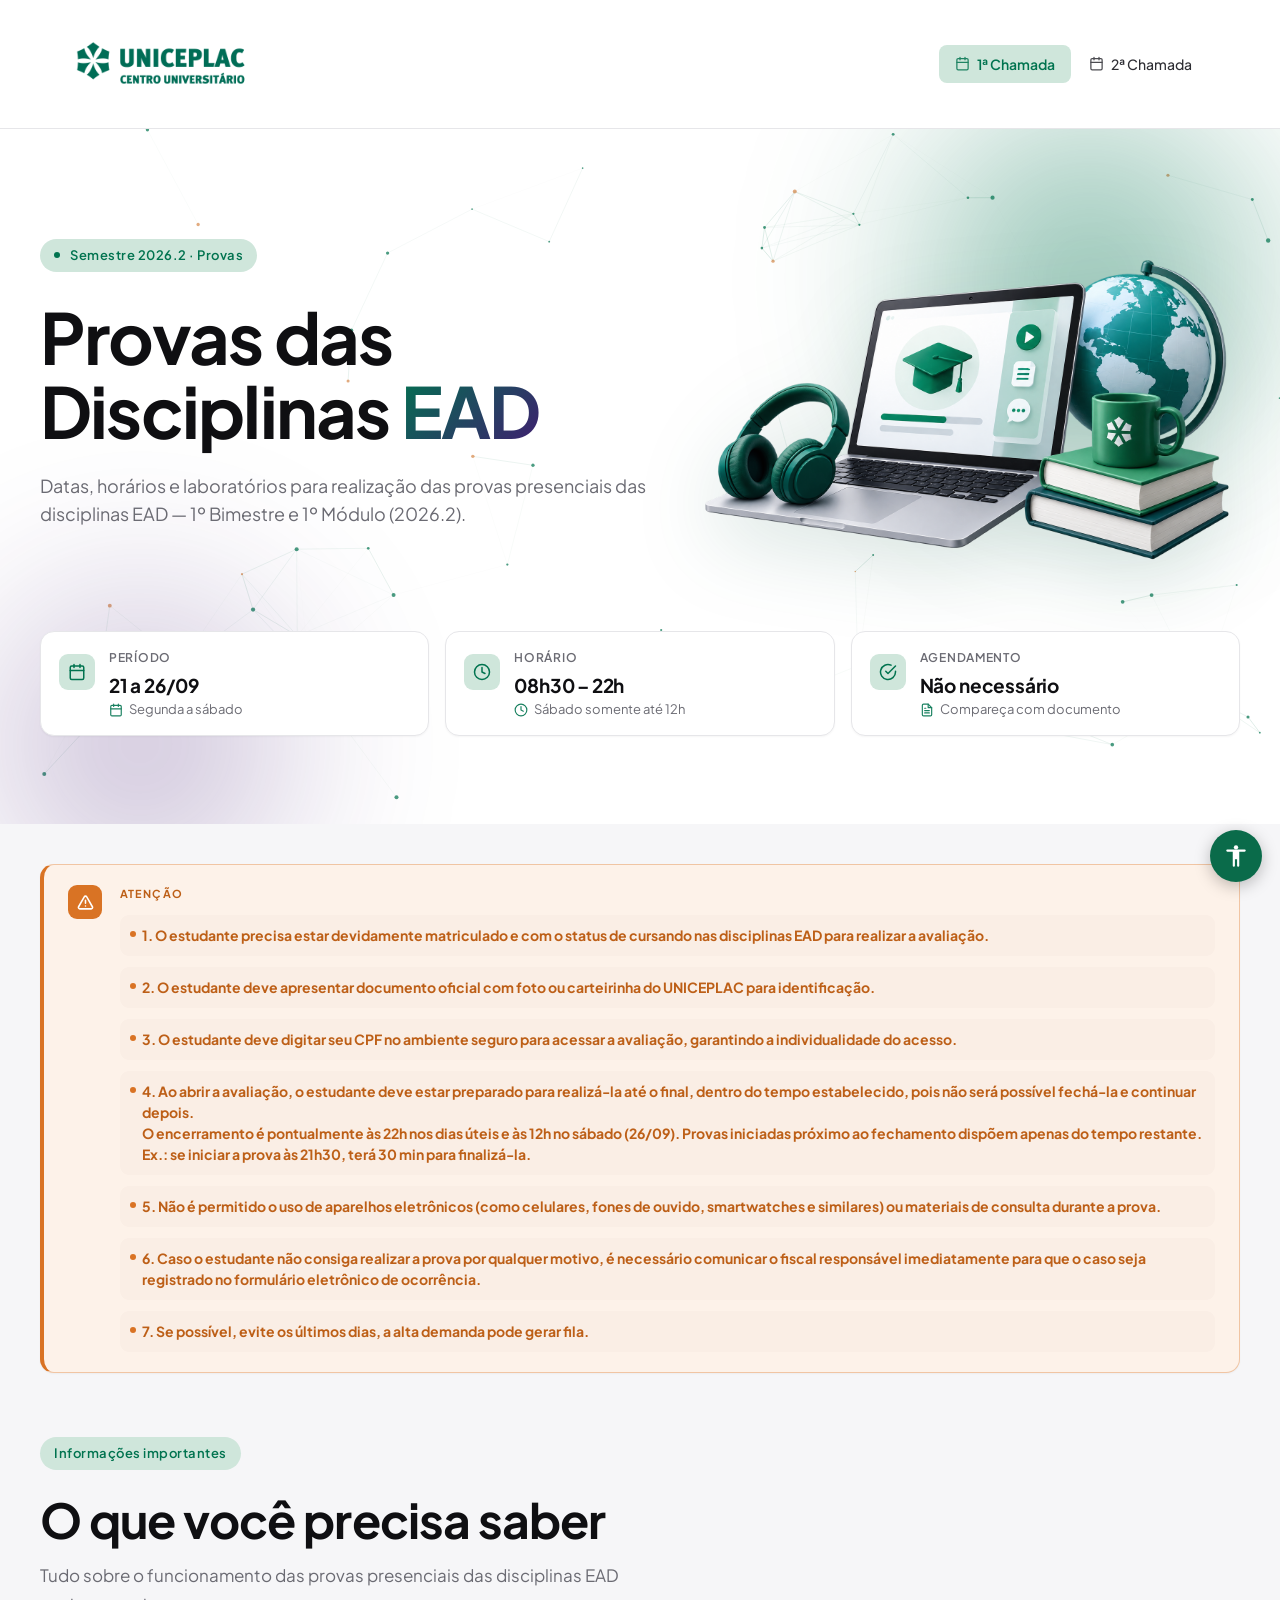
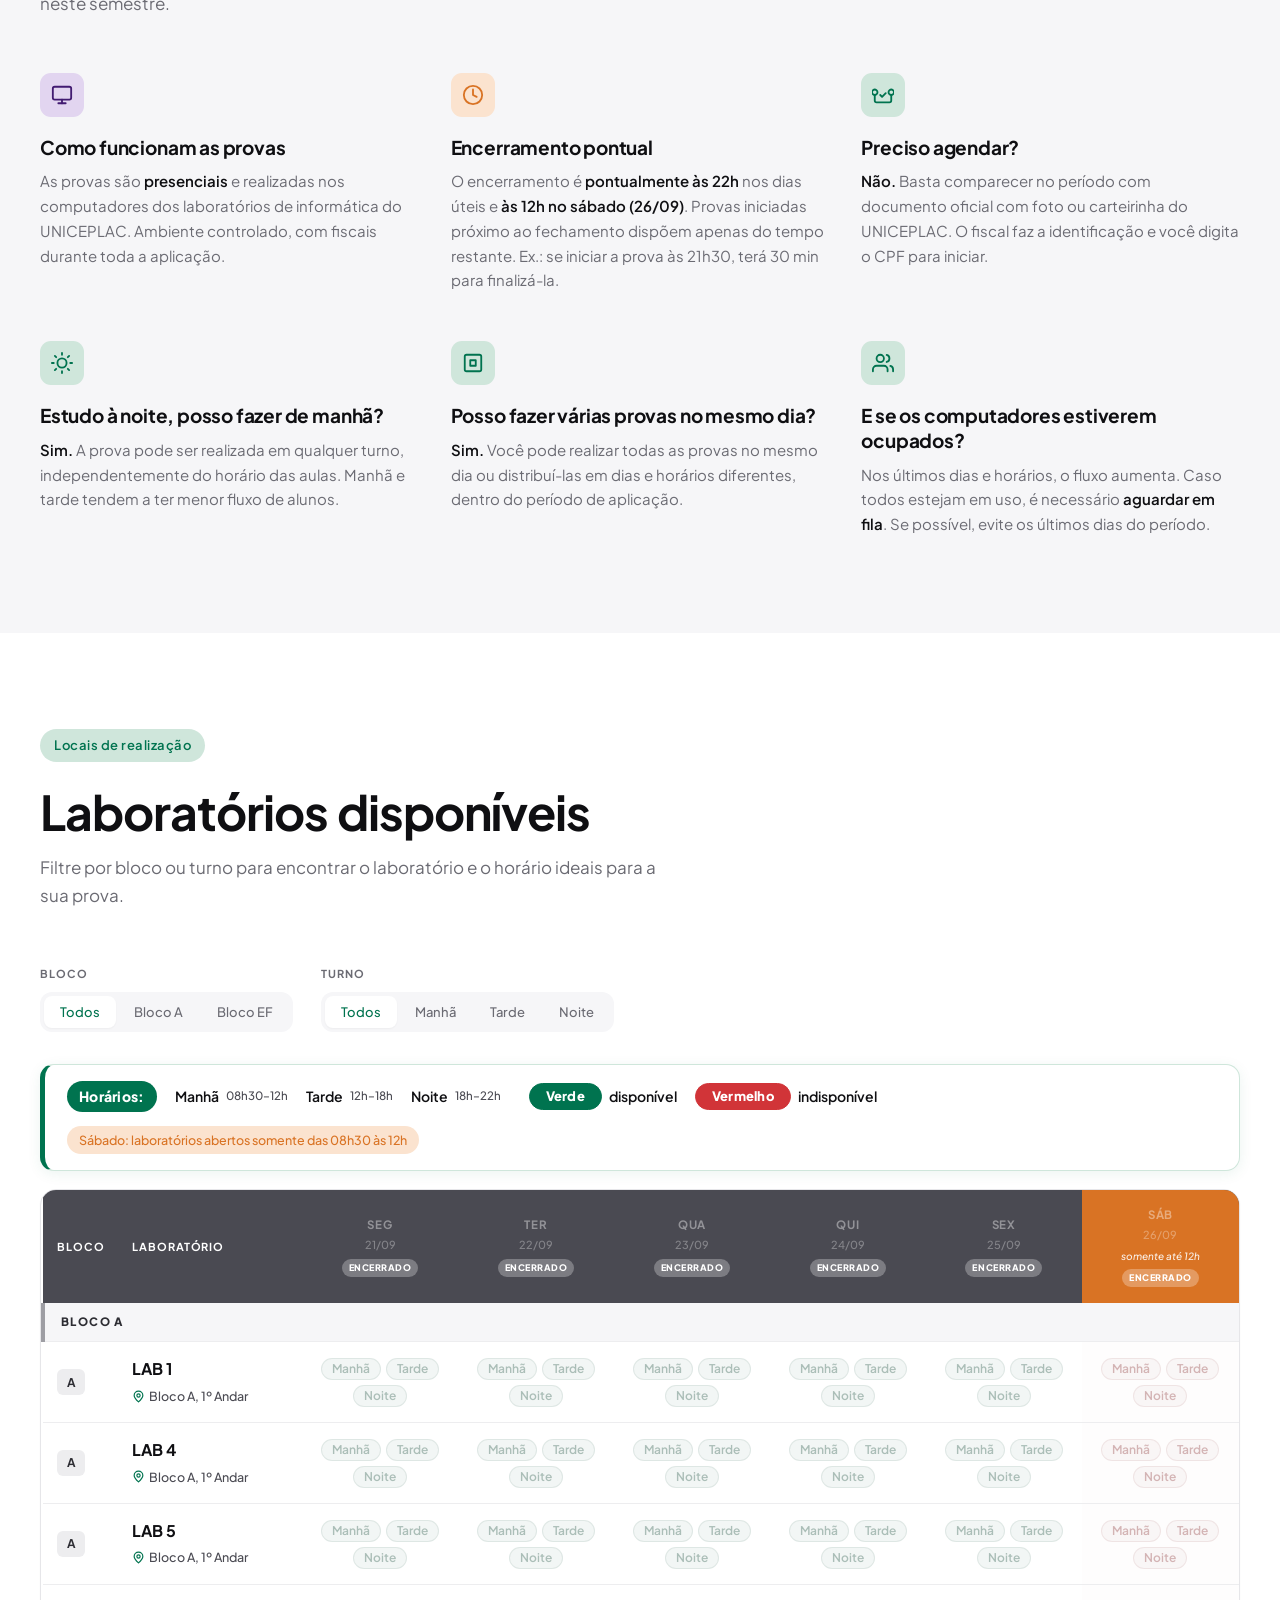
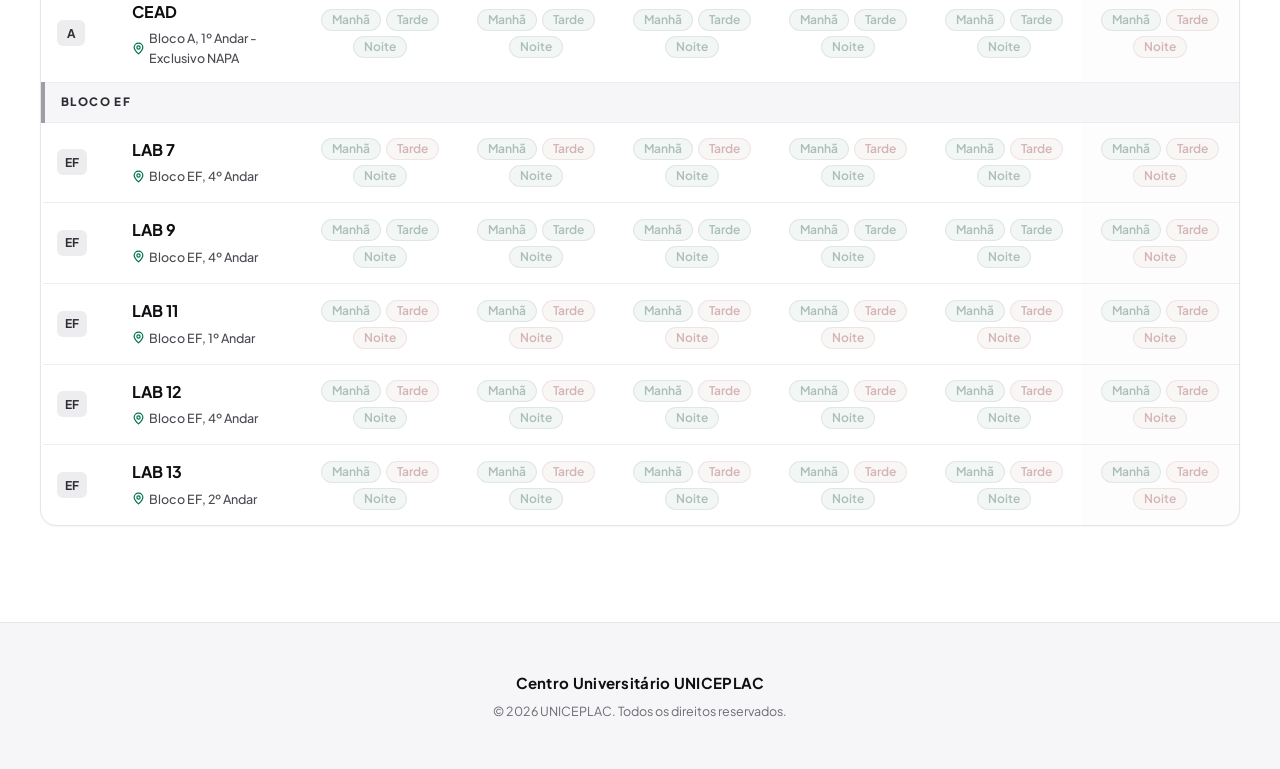
<file: index.html>
<!DOCTYPE html>
<html lang="pt-BR">
<head>
  <meta charset="UTF-8">
  <meta name="viewport" content="width=device-width, initial-scale=1.0">
  <title>Provas Disciplinas EAD 2026.2 — UNICEPLAC</title>
  <link rel="preconnect" href="https://fonts.googleapis.com">
  <link rel="preconnect" href="https://fonts.gstatic.com" crossorigin>
  <link href="https://fonts.googleapis.com/css2?family=Plus+Jakarta+Sans:wght@400;500;600;700;800&display=swap" rel="stylesheet">
  <script src="config-etapas.js"></script>
    <script>
    /* Anti-flash (FOUC): marca o estado da etapa no <html> antes de pintar,
       para o menu já nascer cinza/encerrado e o conteúdo expirado não piscar. */
    (function () {
      try {
        if (typeof ETAPAS === "undefined" || !ETAPAS.estado) return;
        var PAG = {
          "index.html":"regulares","segunda-chamada.html":"segundaChamada",
          "provas-finais.html":"recuperacao","final-bimestral.html":"recuperacao",
          "final-modular.html":"recuperacao"
        };
        var arq = location.pathname.split("/").pop() || "index.html";
        var etapa = PAG[arq];
        var estado = etapa ? (ETAPAS.estado[etapa] || "ativa") : "ativa";
        estado = String(estado).trim().toLowerCase();
        var raiz = document.documentElement;
        raiz.setAttribute("data-etapa", estado);
        raiz.setAttribute("data-etapas-carregado", "1");
        /* Marca o estado de cada etapa do menu no <html>, para o CSS
           esconder/estilizar os links ANTES da pintura (evita o flash). */
        ["regulares", "segundaChamada", "recuperacao"].forEach(function (nome) {
          var st = String((ETAPAS.estado[nome] || "ativa")).trim().toLowerCase();
          raiz.setAttribute("data-etapa-" + nome.toLowerCase(), st);
        });
      } catch (e) {}
    })();
  </script>
  <link rel="stylesheet" href="style.css">
  <link rel="stylesheet" href="acessibilidade.css">
</head>
<body>

<!-- ── HEADER ── -->
<header>
  <div class="header-inner">
    <button type="button" onclick="window.scrollTo({top: 0, behavior: 'smooth'})" class="logo-link" aria-label="Página inicial">
      <img src="logo.png" alt="UNICEPLAC" class="logo-img">
    </button>
    <nav>
      <a href="index.html" class="ativo"><svg class="nav-ic" viewBox="0 0 24 24" fill="none" stroke="currentColor" stroke-width="2" stroke-linecap="round" stroke-linejoin="round"><rect width="18" height="18" x="3" y="4" rx="2"/><path d="M16 2v4M8 2v4M3 10h18"/></svg>1ª Chamada</a>
      <a href="segunda-chamada.html"><svg class="nav-ic" viewBox="0 0 24 24" fill="none" stroke="currentColor" stroke-width="2" stroke-linecap="round" stroke-linejoin="round"><rect width="18" height="18" x="3" y="4" rx="2"/><path d="M16 2v4M8 2v4M3 10h18"/></svg>2ª Chamada</a>
      <a href="provas-finais.html"><svg class="nav-ic" viewBox="0 0 24 24" fill="none" stroke="currentColor" stroke-width="2" stroke-linecap="round" stroke-linejoin="round"><rect width="18" height="18" x="3" y="4" rx="2"/><path d="M16 2v4M8 2v4M3 10h18"/></svg>Prova Final (Recuperação)</a>
    </nav>
  </div>
</header>

<!-- ── HERO COM ANIMAÇÃO ── -->
<section class="hero hero-com-figura">
  <canvas class="hero-canvas" aria-hidden="true"></canvas>
  <div class="hero-gradient" aria-hidden="true"></div>

  <div class="hero-inner">
   <div class="hero-texto">
    <div class="hero-kicker">
      <span class="hero-kicker-dot"></span>
      Semestre 2026.2 · Provas
    </div>
    <h1>Provas das Disciplinas <span class="hero-em">EAD</span></h1>
    <p class="hero-sub">Datas, horários e laboratórios para realização das provas presenciais das disciplinas EAD — 1º Bimestre e 1º Módulo (2026.2).</p>
   </div>
   <div class="hero-figura" aria-hidden="true">
     <img src="hero-ilustracao.png" alt="" class="hero-img" width="1536" height="1024" loading="eager">
   </div>
  </div>

  <div class="hero-inner--cards">
      <div class="hero-card">
        <div class="hero-card-icon">
          <svg xmlns="http://www.w3.org/2000/svg" viewBox="0 0 24 24" fill="none" stroke="currentColor" stroke-width="2" stroke-linecap="round" stroke-linejoin="round"><rect width="18" height="18" x="3" y="4" rx="2"/><path d="M16 2v4M8 2v4M3 10h18"/></svg>
        </div>
        <div class="hero-card-label">Período</div>
        <div class="hero-card-value">21 a 26/09</div>
        <div class="hero-card-sub"><svg class="card-sub-ic" viewBox="0 0 24 24" fill="none" stroke="currentColor" stroke-width="2" stroke-linecap="round" stroke-linejoin="round"><rect width="18" height="18" x="3" y="4" rx="2"/><path d="M16 2v4M8 2v4M3 10h18"/></svg>Segunda a sábado</div>
      </div>
      <div class="hero-card">
        <div class="hero-card-icon">
          <svg xmlns="http://www.w3.org/2000/svg" viewBox="0 0 24 24" fill="none" stroke="currentColor" stroke-width="2" stroke-linecap="round" stroke-linejoin="round"><circle cx="12" cy="12" r="10"/><polyline points="12 6 12 12 16 14"/></svg>
        </div>
        <div class="hero-card-label">Horário</div>
        <div class="hero-card-value">08h30 – 22h</div>
        <div class="hero-card-sub"><svg class="card-sub-ic" viewBox="0 0 24 24" fill="none" stroke="currentColor" stroke-width="2" stroke-linecap="round" stroke-linejoin="round"><circle cx="12" cy="12" r="10"/><polyline points="12 6 12 12 16 14"/></svg>Sábado somente até 12h</div>
      </div>
      <div class="hero-card">
        <div class="hero-card-icon">
          <svg xmlns="http://www.w3.org/2000/svg" viewBox="0 0 24 24" fill="none" stroke="currentColor" stroke-width="2" stroke-linecap="round" stroke-linejoin="round"><path d="M22 11.08V12a10 10 0 1 1-5.93-9.14"/><polyline points="22 4 12 14.01 9 11.01"/></svg>
        </div>
        <div class="hero-card-label">Agendamento</div>
        <div class="hero-card-value">Não necessário</div>
        <div class="hero-card-sub"><svg class="card-sub-ic" viewBox="0 0 24 24" fill="none" stroke="currentColor" stroke-width="2" stroke-linecap="round" stroke-linejoin="round"><path d="M14 2H6a2 2 0 0 0-2 2v16a2 2 0 0 0 2 2h12a2 2 0 0 0 2-2V8z"/><path d="M14 2v6h6M16 13H8M16 17H8M10 9H8"/></svg>Compareça com documento</div>
      </div>
    </div>
  </div>
</section>

<!-- ── BARRA DE ATENÇÃO ── -->
<div class="alerta-bar">
  <div class="alerta-inner">
    <div class="alerta-icon">
      <svg xmlns="http://www.w3.org/2000/svg" viewBox="0 0 24 24" fill="none" stroke="currentColor" stroke-width="2.2" stroke-linecap="round" stroke-linejoin="round"><path d="m21.73 18-8-14a2 2 0 0 0-3.48 0l-8 14A2 2 0 0 0 4 21h16a2 2 0 0 0 1.73-3Z"/><line x1="12" x2="12" y1="9" y2="13"/><line x1="12" x2="12.01" y1="17" y2="17"/></svg>
    </div>
    <div class="alerta-conteudo">
      <div class="alerta-label">Atenção</div>
      <ul class="alerta-items">
        <li class="alerta-importante"><strong>1. O estudante precisa estar devidamente matriculado e com o status de cursando nas disciplinas EAD para realizar a avaliação.</strong></li>
        <li class="alerta-importante"><strong>2. O estudante deve apresentar documento oficial com foto ou carteirinha do UNICEPLAC para identificação.</strong></li>
        <li class="alerta-importante"><strong>3. O estudante deve digitar seu CPF no ambiente seguro para acessar a avaliação, garantindo a individualidade do acesso.</strong></li>
        <li class="alerta-importante"><strong>4. Ao abrir a avaliação, o estudante deve estar preparado para realizá-la até o final, dentro do tempo estabelecido, pois não será possível fechá-la e continuar depois.<br>O encerramento é pontualmente às 22h nos dias úteis e às 12h no sábado (26/09). Provas iniciadas próximo ao fechamento dispõem apenas do tempo restante. Ex.: se iniciar a prova às 21h30, terá 30 min para finalizá-la.</strong></li>
        <li class="alerta-importante"><strong>5. Não é permitido o uso de aparelhos eletrônicos (como celulares, fones de ouvido, smartwatches e similares) ou materiais de consulta durante a prova.</strong></li>
        <li class="alerta-importante"><strong>6. Caso o estudante não consiga realizar a prova por qualquer motivo, é necessário comunicar o fiscal responsável imediatamente para que o caso seja registrado no formulário eletrônico de ocorrência.</strong></li>
        <li class="alerta-importante"><strong>7. Se possível, evite os últimos dias, a alta demanda pode gerar fila.</strong></li>
      </ul>
    </div>
  </div>
</div>

<!-- ── FAQ ── -->
<section id="faq">
  <div class="section-inner">
    <div class="section-label">Informações importantes</div>
    <h2 class="section-title">O que você precisa saber</h2>
    <p class="section-desc">Tudo sobre o funcionamento das provas presenciais das disciplinas EAD neste semestre.</p>

    <div class="faq-grid">

      <div class="faq-bloco destaque">
        <div class="faq-icon">
          <svg xmlns="http://www.w3.org/2000/svg" viewBox="0 0 24 24" fill="none" stroke="currentColor" stroke-width="2" stroke-linecap="round" stroke-linejoin="round"><rect width="20" height="14" x="2" y="3" rx="2"/><line x1="8" x2="16" y1="21" y2="21"/><line x1="12" x2="12" y1="17" y2="21"/></svg>
        </div>
        <div class="faq-titulo">Como funcionam as provas</div>
        <div class="faq-texto">As provas são <strong>presenciais</strong> e realizadas nos computadores dos laboratórios de informática do UNICEPLAC. Ambiente controlado, com fiscais durante toda a aplicação.</div>
      </div>

      <div class="faq-bloco aviso">
        <div class="faq-icon">
          <svg xmlns="http://www.w3.org/2000/svg" viewBox="0 0 24 24" fill="none" stroke="currentColor" stroke-width="2" stroke-linecap="round" stroke-linejoin="round"><circle cx="12" cy="12" r="10"/><polyline points="12 6 12 12 16 14"/></svg>
        </div>
        <div class="faq-titulo">Encerramento pontual</div>
        <div class="faq-texto">O encerramento é <strong>pontualmente às 22h</strong> nos dias úteis e <strong>às 12h no sábado (26/09)</strong>. Provas iniciadas próximo ao fechamento dispõem apenas do tempo restante. Ex.: se iniciar a prova às 21h30, terá 30 min para finalizá-la.</div>
      </div>

      <div class="faq-bloco">
        <div class="faq-icon">
          <svg xmlns="http://www.w3.org/2000/svg" viewBox="0 0 24 24" fill="none" stroke="currentColor" stroke-width="2" stroke-linecap="round" stroke-linejoin="round"><path d="M9 12l2 2 4-4"/><path d="M21 12c-1 0-3-1-3-3s2-3 3-3 3 1 3 3-2 3-3 3"/><path d="M3 12c1 0 3-1 3-3s-2-3-3-3-3 1-3 3 2 3 3 3"/><path d="M3 12v6c0 1.1.9 2 2 2h14a2 2 0 0 0 2-2v-6"/></svg>
        </div>
        <div class="faq-titulo">Preciso agendar?</div>
        <div class="faq-texto"><strong>Não.</strong> Basta comparecer no período com documento oficial com foto ou carteirinha do UNICEPLAC. O fiscal faz a identificação e você digita o CPF para iniciar.</div>
      </div>

      <div class="faq-bloco">
        <div class="faq-icon">
          <svg xmlns="http://www.w3.org/2000/svg" viewBox="0 0 24 24" fill="none" stroke="currentColor" stroke-width="2" stroke-linecap="round" stroke-linejoin="round"><circle cx="12" cy="12" r="5"/><path d="M12 1v2M12 21v2M4.22 4.22l1.42 1.42M18.36 18.36l1.42 1.42M1 12h2M21 12h2M4.22 19.78l1.42-1.42M18.36 5.64l1.42-1.42"/></svg>
        </div>
        <div class="faq-titulo">Estudo à noite, posso fazer de manhã?</div>
        <div class="faq-texto"><strong>Sim.</strong> A prova pode ser realizada em qualquer turno, independentemente do horário das aulas. Manhã e tarde tendem a ter menor fluxo de alunos.</div>
      </div>

      <div class="faq-bloco">
        <div class="faq-icon">
          <svg xmlns="http://www.w3.org/2000/svg" viewBox="0 0 24 24" fill="none" stroke="currentColor" stroke-width="2" stroke-linecap="round" stroke-linejoin="round"><rect width="18" height="18" x="3" y="3" rx="2"/><path d="M9 9h6v6H9z"/></svg>
        </div>
        <div class="faq-titulo">Posso fazer várias provas no mesmo dia?</div>
        <div class="faq-texto"><strong>Sim.</strong> Você pode realizar todas as provas no mesmo dia ou distribuí-las em dias e horários diferentes, dentro do período de aplicação.</div>
      </div>

      <div class="faq-bloco">
        <div class="faq-icon">
          <svg xmlns="http://www.w3.org/2000/svg" viewBox="0 0 24 24" fill="none" stroke="currentColor" stroke-width="2" stroke-linecap="round" stroke-linejoin="round"><path d="M17 21v-2a4 4 0 0 0-4-4H5a4 4 0 0 0-4 4v2"/><circle cx="9" cy="7" r="4"/><path d="M23 21v-2a4 4 0 0 0-3-3.87"/><path d="M16 3.13a4 4 0 0 1 0 7.75"/></svg>
        </div>
        <div class="faq-titulo">E se os computadores estiverem ocupados?</div>
        <div class="faq-texto">Nos últimos dias e horários, o fluxo aumenta. Caso todos estejam em uso, é necessário <strong>aguardar em fila</strong>. Se possível, evite os últimos dias do período.</div>
      </div>

    </div>
  </div>
</section>

<!-- ── LABORATÓRIOS ── -->
<section id="labs">
  <div class="section-inner">
    <div class="section-label">Locais de realização</div>
    <h2 class="section-title">Laboratórios disponíveis</h2>
    <p class="section-desc">Filtre por bloco ou turno para encontrar o laboratório e o horário ideais para a sua prova.</p>

    <button type="button" class="filtros-toggle" id="filtrosToggle" aria-expanded="false" aria-controls="labsControls" onclick="toggleFiltros(this)">
      <svg viewBox="0 0 24 24" fill="none" stroke="currentColor" stroke-width="2" stroke-linecap="round" stroke-linejoin="round"><path d="M22 3H2l8 9.46V19l4 2v-8.54L22 3z"/></svg>
      <span>Filtrar</span>
      <svg class="filtros-chevron" viewBox="0 0 24 24" fill="none" stroke="currentColor" stroke-width="2" stroke-linecap="round" stroke-linejoin="round"><polyline points="6 9 12 15 18 9"/></svg>
    </button>

    <div class="labs-controls" id="labsControls">
      <div class="filter-group">
        <label>Bloco</label>
        <div class="botoes">
          <button class="filter-btn ativo" onclick="filtrar('todos', this)">Todos</button>
          <button class="filter-btn" onclick="filtrar('A', this)">Bloco A</button>
          <button class="filter-btn" onclick="filtrar('EF', this)">Bloco EF</button>
        </div>
      </div>
      <div class="filter-group">
        <label>Turno</label>
        <div class="botoes">
          <button class="turno-btn ativo" onclick="filtrarTurno('todos', this)">Todos</button>
          <button class="turno-btn" onclick="filtrarTurno('Manhã', this)">Manhã</button>
          <button class="turno-btn" onclick="filtrarTurno('Tarde', this)">Tarde</button>
          <button class="turno-btn" onclick="filtrarTurno('Noite', this)">Noite</button>
        </div>
      </div>
    </div>

    <div class="legenda legenda--topo">
      <div class="legenda-grupo">
        <span class="legenda-rotulo">Horários:</span>
        <div class="legenda-item">Manhã <span class="legenda-hora">08h30–12h</span></div>
        <div class="legenda-item">Tarde <span class="legenda-hora">12h–18h</span></div>
        <div class="legenda-item">Noite <span class="legenda-hora">18h–22h</span></div>
      </div>
      <div class="legenda-grupo">
        <div class="legenda-item"><span class="turno-chip disp">Verde</span> disponível</div>
        <div class="legenda-item"><span class="turno-chip indisp">Vermelho</span> indisponível</div>
      </div>
      <div class="legenda-sabado">
        Sábado: laboratórios abertos somente das 08h30 às 12h
      </div>
    </div>

    <div class="table-wrap">
      <table>
        <caption class="sr-only">Disponibilidade dos laboratórios por bloco, turno e dia, de 22 a 27 de junho de 2026</caption>
        <thead>
          <tr>
            <th scope="col">Bloco</th>
            <th scope="col">Laboratório</th>
            <th scope="col" class="th-dia-col" data-dia-idx="0" data-data="2026-09-21" data-fim="22:00"><span class="th-dia">Seg</span><span class="th-data">21/09</span></th>
            <th scope="col" class="th-dia-col" data-dia-idx="1" data-data="2026-09-22" data-fim="22:00"><span class="th-dia">Ter</span><span class="th-data">22/09</span></th>
            <th scope="col" class="th-dia-col" data-dia-idx="2" data-data="2026-09-23" data-fim="22:00"><span class="th-dia">Qua</span><span class="th-data">23/09</span></th>
            <th scope="col" class="th-dia-col" data-dia-idx="3" data-data="2026-09-24" data-fim="22:00"><span class="th-dia">Qui</span><span class="th-data">24/09</span></th>
            <th scope="col" class="th-dia-col" data-dia-idx="4" data-data="2026-09-25" data-fim="22:00"><span class="th-dia">Sex</span><span class="th-data">25/09</span></th>
            <th scope="col" class="col-sabado th-dia-col" data-dia-idx="5" data-data="2026-09-26" data-fim="12:00">
              <span class="th-dia">Sáb</span>
              <span class="th-data">26/09</span>
              <span class="th-nota">somente até 12h</span>
            </th>
          </tr>
        </thead>
        <tbody id="tbody-labs"></tbody>
      </table>
    </div>
  </div>
</section>

<!-- ── FOOTER ── -->
<footer>
  <div class="footer-inner">
    <div class="footer-instituicao">Centro Universitário UNICEPLAC</div>
    <div class="footer-meta">© 2026 UNICEPLAC. Todos os direitos reservados.</div>
  </div>
</footer>

<script src="hero-animation.js"></script>
<script src="script.js"></script>
<script src="etapas.js"></script>
<script src="config-aviso.js"></script>
<script src="aviso.js"></script>

<!-- ── ACESSIBILIDADE ── -->
<!-- VLibras (tradução para Libras — ferramenta oficial do Governo Federal) -->
<div vw class="enabled">
  <div vw-access-button class="active"></div>
  <div vw-plugin-wrapper>
    <div class="vw-plugin-top-wrapper"></div>
  </div>
</div>
<script src="https://vlibras.gov.br/app/vlibras-plugin.js"></script>
<script>
  new window.VLibras.Widget('https://vlibras.gov.br/app');
</script>
<!-- Widget de acessibilidade próprio (fonte, contraste, links) -->
<script src="acessibilidade.js"></script>
</body>
</html>
</file>
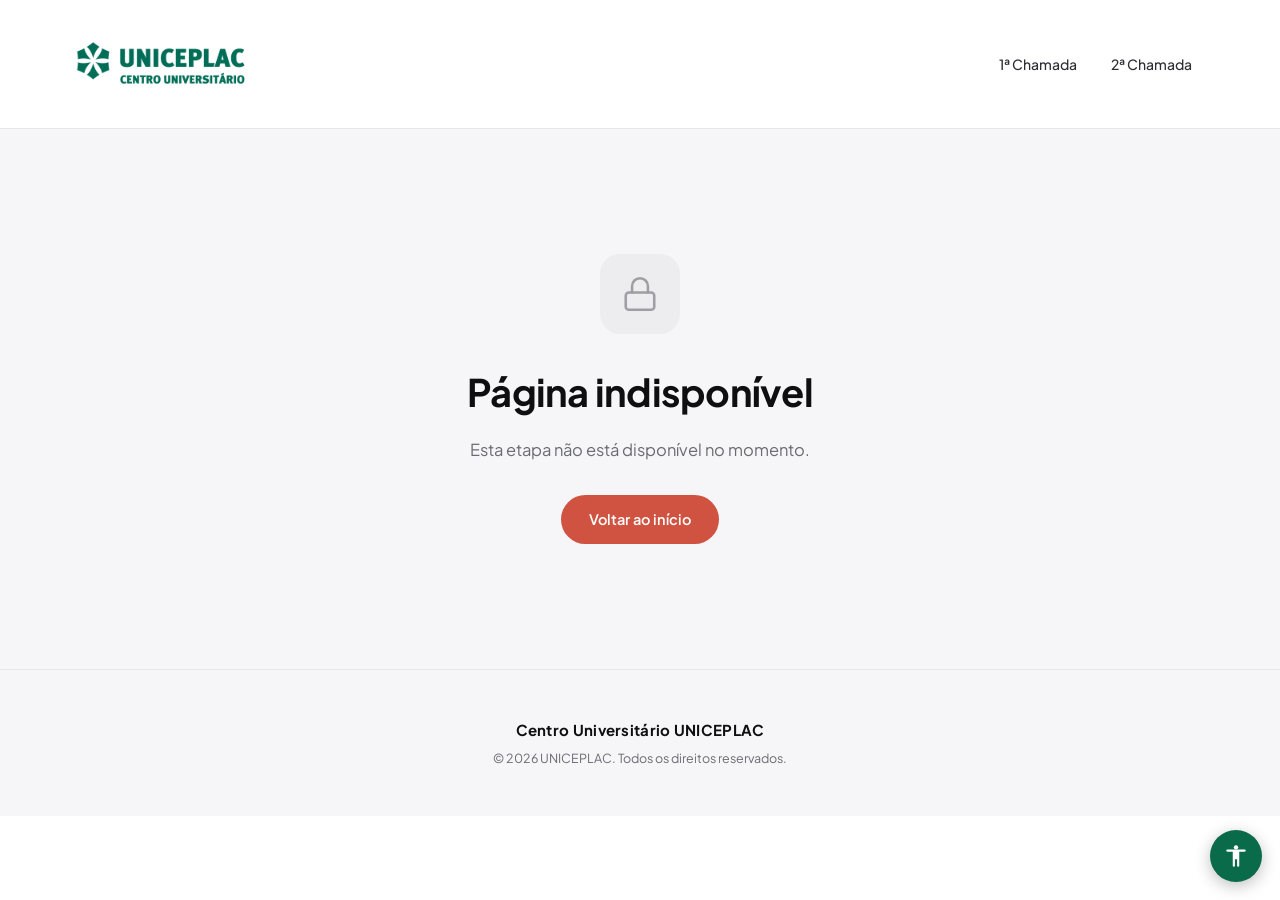
<file: final-bimestral.html>
<!DOCTYPE html>
<html lang="pt-BR">
<head>
  <meta charset="UTF-8">
  <meta name="viewport" content="width=device-width, initial-scale=1.0">
  <title>Prova de Recuperação — Disciplina Bimestral — UNICEPLAC</title>
  <link rel="preconnect" href="https://fonts.googleapis.com">
  <link rel="preconnect" href="https://fonts.gstatic.com" crossorigin>
  <link href="https://fonts.googleapis.com/css2?family=Plus+Jakarta+Sans:wght@400;500;600;700;800&display=swap" rel="stylesheet">
  <script src="config-etapas.js"></script>
    <script>
    /* Anti-flash (FOUC): marca o estado da etapa no <html> antes de pintar,
       para o menu já nascer cinza/encerrado e o conteúdo expirado não piscar. */
    (function () {
      try {
        if (typeof ETAPAS === "undefined" || !ETAPAS.estado) return;
        var PAG = {
          "index.html":"regulares","segunda-chamada.html":"segundaChamada",
          "provas-finais.html":"recuperacao","final-bimestral.html":"recuperacao",
          "final-modular.html":"recuperacao"
        };
        var arq = location.pathname.split("/").pop() || "index.html";
        var etapa = PAG[arq];
        var estado = etapa ? (ETAPAS.estado[etapa] || "ativa") : "ativa";
        estado = String(estado).trim().toLowerCase();
        var raiz = document.documentElement;
        raiz.setAttribute("data-etapa", estado);
        raiz.setAttribute("data-etapas-carregado", "1");
        /* Marca o estado de cada etapa do menu no <html>, para o CSS
           esconder/estilizar os links ANTES da pintura (evita o flash). */
        ["regulares", "segundaChamada", "recuperacao"].forEach(function (nome) {
          var st = String((ETAPAS.estado[nome] || "ativa")).trim().toLowerCase();
          raiz.setAttribute("data-etapa-" + nome.toLowerCase(), st);
        });
      } catch (e) {}
    })();
  </script>
  <link rel="stylesheet" href="style.css">
  <link rel="stylesheet" href="acessibilidade.css">
</head>
<body class="tema-coral">

<!-- ── HEADER ── -->
<header>
  <div class="header-inner">
    <a href="index.html" class="logo-link" aria-label="Página inicial">
      <img src="logo.png" alt="UNICEPLAC" class="logo-img">
    </a>
    <nav>
      <a href="index.html">1ª Chamada</a>
      <a href="segunda-chamada.html">2ª Chamada</a>
      <a href="provas-finais.html" class="ativo">Prova Final (Recuperação)</a>
    </nav>
  </div>
</header>

<!-- ── HERO ── -->
<section class="hero hero-sutil">
  <div class="hero-gradient" aria-hidden="true"></div>
  <div class="hero-inner">
    <div class="hero-kicker">
      <span class="hero-kicker-dot"></span>
      Recuperação 2026.1 · Disciplina EAD bimestral
    </div>
    <h1>Prova Final<span class="hero-em">(Recuperação)</span></h1>
  </div>
</section>


<!-- ── CONTEÚDO ── -->
<section class="conteudo-prova">
  <div class="section-inner">

    <a href="provas-finais.html" class="voltar-link">
      <svg xmlns="http://www.w3.org/2000/svg" viewBox="0 0 24 24" fill="none" stroke="currentColor" stroke-width="2" stroke-linecap="round" stroke-linejoin="round" width="14" height="14"><line x1="19" y1="12" x2="5" y2="12"/><polyline points="12 19 5 12 12 5"/></svg>
      Voltar para Recuperação
    </a>

    <div class="section-label">Disciplina bimestral</div>
    <h2 class="section-title">Saiba mais...</h2>

    <!-- 1. O QUE É -->
    <div class="bloco-info">
      <div class="bloco-icon">
        <svg xmlns="http://www.w3.org/2000/svg" viewBox="0 0 24 24" fill="none" stroke="currentColor" stroke-width="2" stroke-linecap="round" stroke-linejoin="round"><circle cx="12" cy="12" r="10"/><path d="M12 16v-4M12 8h.01"/></svg>
      </div>
      <div class="bloco-conteudo">
        <h3>O que é a Prova Final (recuperação)?</h3>
        <p>A Prova Final é uma avaliação destinada aos estudantes que, após o fechamento das notas, obtiveram Nota Final inferior a 6,0.</p>
        <p>Seu objetivo é oferecer uma oportunidade adicional para melhorar o desempenho acadêmico e alcançar a aprovação na disciplina. A prova vale <strong>10 pontos</strong> e sua nota é considerada no cálculo da média final, conforme as regras acadêmicas da instituição.</p>
      </div>
    </div>

    <!-- 2. QUEM FAZ -->
    <div class="bloco-info">
      <div class="bloco-icon">
        <svg xmlns="http://www.w3.org/2000/svg" viewBox="0 0 24 24" fill="none" stroke="currentColor" stroke-width="2" stroke-linecap="round" stroke-linejoin="round"><path d="M17 21v-2a4 4 0 0 0-4-4H5a4 4 0 0 0-4 4v2"/><circle cx="9" cy="7" r="4"/></svg>
      </div>
      <div class="bloco-conteudo">
        <h3>Quem pode fazer</h3>
        <p>Estudantes que, após o fechamento das notas, obtiveram Nota Final inferior a 6,0 pontos.</p>
      </div>
    </div>

<!-- 2. REGRAS GERAIS -->
    <div class="bloco-info">
      <div class="bloco-icon">
        <svg xmlns="http://www.w3.org/2000/svg" viewBox="0 0 24 24" fill="none" stroke="currentColor" stroke-width="2" stroke-linecap="round" stroke-linejoin="round"><path d="M14 2H6a2 2 0 0 0-2 2v16a2 2 0 0 0 2 2h12a2 2 0 0 0 2-2V8z"/><path d="M14 2v6h6"/><path d="M9 13h6M9 17h6"/></svg>
      </div>
      <div class="bloco-conteudo">

        <h3>Regras gerais</h3>
        <p>A Prova Final (Recuperação) <strong> será </strong> presencial, realizada nos computadores dos laboratórios, em ambiente controlado e com fiscais presentes.</p>
        <ul>
          <li>Leve documento oficial com foto ou carteirinha do UNICEPLAC.</li>
          <li>É necessário informar o CPF para acessar a prova.</li>
          <li>O encerramento é pontual — chegue com antecedência.</li>
          <li>Não é permitido o uso de aparelhos eletrônicos (como celulares, smartwatches e similares) ou materiais de consulta durante a prova.</li>
        </ul>
      </div>
    </div>

    <!-- 3. CÁLCULOS (DESTAQUE) -->
    <div class="bloco-info destaque">
      <div class="bloco-icon">
        <svg xmlns="http://www.w3.org/2000/svg" viewBox="0 0 24 24" fill="none" stroke="currentColor" stroke-width="2" stroke-linecap="round" stroke-linejoin="round"><rect width="16" height="20" x="4" y="2" rx="2"/><line x1="8" x2="16" y1="6" y2="6"/><line x1="16" x2="16" y1="14" y2="18"/><path d="M16 10h.01M12 10h.01M8 10h.01M12 14h.01M8 14h.01M12 18h.01M8 18h.01"/></svg>
      </div>
      <div class="bloco-conteudo">
        <h3>Cálculos importantes</h3>
        <p><strong>1º Cálculo — Média do semestre.</strong>Determina se o estudante está aprovado ou se deve realizar a Prova Final <strong>(O cálculo é realizado automaticamente pelo sistema. O estudante deve apenas acessar a grade de notas da disciplina no AVA (Plataforma A) e consultar o campo "Nota Final".)</strong></p>
        <div class="formula">Média do semestre = (Nota Total do 1º Bimestre + Nota Total do 2º Bimestre) ÷ 2</div>
        <ul>
          <li>Média igual ou maior que 6,0: aprovado (Não precisa fazer a Prova Final).</li>
          <li>Média inferior a 6,0: Deve realizar a Prova Final.</li>
        </ul>
        <p><strong>Atenção!</strong> Estudantes com média do semestre inferior a 6,0 que não realizarem a Prova Final serão automaticamente reprovados na disciplina.</p>
        <p style="margin-top:18px;"><strong>2º Cálculo — Média Final.</strong> Aplicado aos estudantes que realizarão a Prova Final.</p>
        <div class="formula">Média Final = (Média do semestre + Nota da Prova Final) ÷ 2</div>
        <ul>
          <li>Média final igual ou superior a 6,0: aprovado.</li>
          <li>Média final inferior a 6,0: reprovado.</li>
        </ul>
      </div>
    </div>

 <!-- 5. COMO VERIFICAR -->
    <div class="bloco-info">
      <div class="bloco-icon">
        <svg xmlns="http://www.w3.org/2000/svg" viewBox="0 0 24 24" fill="none" stroke="currentColor" stroke-width="2" stroke-linecap="round" stroke-linejoin="round"><path d="M2 12s3-7 10-7 10 7 10 7-3 7-10 7-10-7-10-7z"/><circle cx="12" cy="12" r="3"/></svg>
      </div>
      <div class="bloco-conteudo">
        <h3>Como verificar sua nota na disciplina EAD no AVA</h3>
         <p>O sistema realiza automaticamente todos os cálculos das notas. Para verificar sua situação na disciplina, consulte o campo "Nota Final" na Grade de Notas.</p>
        <ul>
          <li><strong>No computador:</strong> Acesse a disciplina, clique em "Grade de Notas" e confira a "NOTA FINAL".</li>
          <li><strong>No smartphone:</strong> Acesse a disciplina, toque nos três pontinhos → "Grade de Notas" e confira a "NOTA FINAL".</li>
        </ul>
        <div class="aviso-prazo">
          <div class="aviso-prazo-icon">
            <svg xmlns="http://www.w3.org/2000/svg" viewBox="0 0 24 24" fill="none" stroke="currentColor" stroke-width="2.2" stroke-linecap="round" stroke-linejoin="round"><circle cx="12" cy="12" r="10"/><polyline points="12 6 12 12 16 14"/></svg>
          </div>
          <p>Os professores têm até 04/07 para concluir o lançamento de todas as notas da disciplina, incluindo provas regulares, fóruns, exercícios e trabalhos.</p>
        </div>
      </div>
    </div>

    <!-- 4. DATAS -->
    <div class="bloco-info aviso">
      <div class="bloco-icon">
        <svg xmlns="http://www.w3.org/2000/svg" viewBox="0 0 24 24" fill="none" stroke="currentColor" stroke-width="2" stroke-linecap="round" stroke-linejoin="round"><path d="M21 10c0 7-9 13-9 13s-9-6-9-13a9 9 0 0 1 18 0z"/><circle cx="12" cy="10" r="3"/></svg>
      </div>
      <div class="bloco-conteudo">
        <h3>Datas, locais e horários</h3>
        <p><strong>06/07/</strong>(segunda-feira) e <strong>07/07/</strong>(terça-feira), das 08h30 às 22h00.</p>
        <div class="locais-grid">
          <div class="local-item">
            <div class="local-item-icon">
              <svg xmlns="http://www.w3.org/2000/svg" viewBox="0 0 24 24" fill="none" stroke="currentColor" stroke-width="2" stroke-linecap="round" stroke-linejoin="round"><rect width="20" height="14" x="2" y="3" rx="2"/><line x1="8" x2="16" y1="21" y2="21"/><line x1="12" x2="12" y1="17" y2="21"/></svg>
            </div>
            <div>
              <div class="local-nome">LAB 4 e 5</div>
              <div class="local-detalhe">Bloco A, 1º Andar</div>
            </div>
          </div>
          <div class="local-item">
            <div class="local-item-icon">
              <svg xmlns="http://www.w3.org/2000/svg" viewBox="0 0 24 24" fill="none" stroke="currentColor" stroke-width="2" stroke-linecap="round" stroke-linejoin="round"><rect width="20" height="14" x="2" y="3" rx="2"/><line x1="8" x2="16" y1="21" y2="21"/><line x1="12" x2="12" y1="17" y2="21"/></svg>
            </div>
            <div>
              <div class="local-nome">LAB 9 e 12</div>
              <div class="local-detalhe">Bloco E/F, 4º Andar</div>
            </div>
          </div>
        </div>
      </div>
    </div>

    <!-- CONTATO -->
    <div class="contato-box">
      <h3>Ainda tem dúvidas? Fale com o CEAD</h3>
      <div class="contato-linhas">
        <div class="contato-linha">
          <span class="icon"><svg xmlns="http://www.w3.org/2000/svg" viewBox="0 0 24 24" fill="none" stroke="currentColor" stroke-width="2" stroke-linecap="round" stroke-linejoin="round"><rect width="20" height="16" x="2" y="4" rx="2"/><path d="m22 7-10 5L2 7"/></svg></span>
          <a href="mailto:cead@uniceplac.edu.br">cead@uniceplac.edu.br</a>
        </div>
        <div class="contato-linha">
          <span class="icon"><svg xmlns="http://www.w3.org/2000/svg" viewBox="0 0 24 24" fill="none" stroke="currentColor" stroke-width="2" stroke-linecap="round" stroke-linejoin="round"><rect width="20" height="16" x="2" y="4" rx="2"/><path d="m22 7-10 5L2 7"/></svg></span>
          <a href="mailto:suporteava@uniceplac.edu.br">suporteava@uniceplac.edu.br</a>
        </div>
        <div class="contato-linha">
          <span class="icon"><svg xmlns="http://www.w3.org/2000/svg" viewBox="0 0 24 24" fill="none" stroke="currentColor" stroke-width="2" stroke-linecap="round" stroke-linejoin="round"><path d="M22 16.92v3a2 2 0 0 1-2.18 2 19.79 19.79 0 0 1-8.63-3.07 19.5 19.5 0 0 1-6-6 19.79 19.79 0 0 1-3.07-8.67A2 2 0 0 1 4.11 2h3a2 2 0 0 1 2 1.72 12.84 12.84 0 0 0 .7 2.81 2 2 0 0 1-.45 2.11L8.09 9.91a16 16 0 0 0 6 6l1.27-1.27a2 2 0 0 1 2.11-.45 12.84 12.84 0 0 0 2.81.7A2 2 0 0 1 22 16.92z"/></svg></span>
          (61) 3035-3900
        </div>
      </div>
    </div>

  </div>
</section>

<!-- ── FOOTER ── -->
<footer>
  <div class="footer-inner">
    <div class="footer-instituicao">Centro Universitário UNICEPLAC</div>
    <div class="footer-meta">© 2026 UNICEPLAC. Todos os direitos reservados.</div>
  </div>
</footer>

<script src="etapas.js"></script>
<script src="config-aviso.js"></script>
<script src="aviso.js"></script>

<!-- ── ACESSIBILIDADE ── -->
<!-- VLibras (tradução para Libras — ferramenta oficial do Governo Federal) -->
<div vw class="enabled">
  <div vw-access-button class="active"></div>
  <div vw-plugin-wrapper>
    <div class="vw-plugin-top-wrapper"></div>
  </div>
</div>
<script src="https://vlibras.gov.br/app/vlibras-plugin.js"></script>
<script>
  new window.VLibras.Widget('https://vlibras.gov.br/app');
</script>
<!-- Widget de acessibilidade próprio (fonte, contraste, links) -->
<script src="acessibilidade.js"></script>
</body>
</html>
</file>
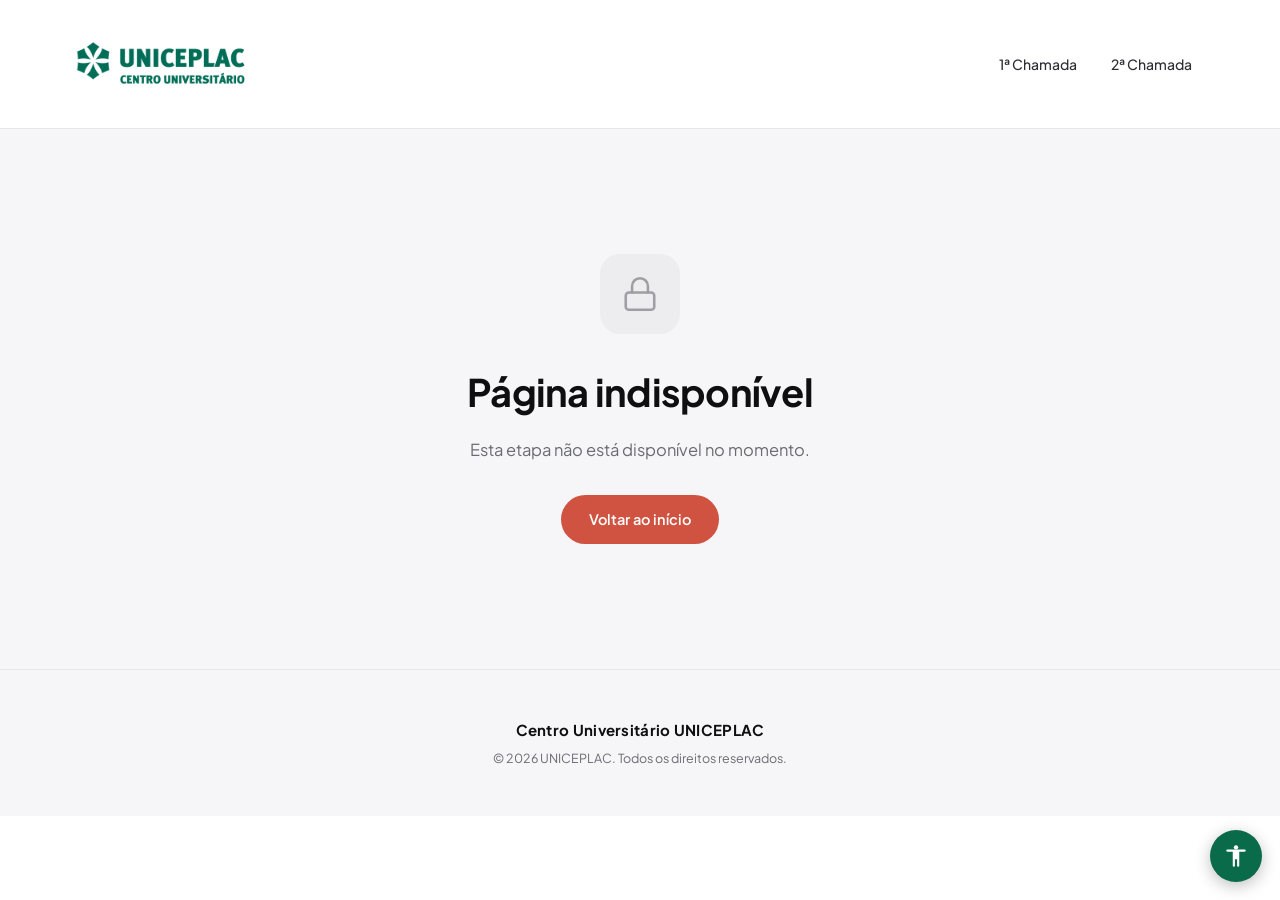
<file: final-modular.html>
<!DOCTYPE html>
<html lang="pt-BR">
<head>
  <meta charset="UTF-8">
  <meta name="viewport" content="width=device-width, initial-scale=1.0">
  <title>Prova de Recuperação — Disciplina Modular — UNICEPLAC</title>
  <link rel="preconnect" href="https://fonts.googleapis.com">
  <link rel="preconnect" href="https://fonts.gstatic.com" crossorigin>
  <link href="https://fonts.googleapis.com/css2?family=Plus+Jakarta+Sans:wght@400;500;600;700;800&display=swap" rel="stylesheet">
  <script src="config-etapas.js"></script>
    <script>
    /* Anti-flash (FOUC): marca o estado da etapa no <html> antes de pintar,
       para o menu já nascer cinza/encerrado e o conteúdo expirado não piscar. */
    (function () {
      try {
        if (typeof ETAPAS === "undefined" || !ETAPAS.estado) return;
        var PAG = {
          "index.html":"regulares","segunda-chamada.html":"segundaChamada",
          "provas-finais.html":"recuperacao","final-bimestral.html":"recuperacao",
          "final-modular.html":"recuperacao"
        };
        var arq = location.pathname.split("/").pop() || "index.html";
        var etapa = PAG[arq];
        var estado = etapa ? (ETAPAS.estado[etapa] || "ativa") : "ativa";
        estado = String(estado).trim().toLowerCase();
        var raiz = document.documentElement;
        raiz.setAttribute("data-etapa", estado);
        raiz.setAttribute("data-etapas-carregado", "1");
        /* Marca o estado de cada etapa do menu no <html>, para o CSS
           esconder/estilizar os links ANTES da pintura (evita o flash). */
        ["regulares", "segundaChamada", "recuperacao"].forEach(function (nome) {
          var st = String((ETAPAS.estado[nome] || "ativa")).trim().toLowerCase();
          raiz.setAttribute("data-etapa-" + nome.toLowerCase(), st);
        });
      } catch (e) {}
    })();
  </script>
  <link rel="stylesheet" href="style.css">
  <link rel="stylesheet" href="acessibilidade.css">
</head>
<body class="tema-coral">

<!-- ── HEADER ── -->
<header>
  <div class="header-inner">
    <a href="index.html" class="logo-link" aria-label="Página inicial">
      <img src="logo.png" alt="UNICEPLAC" class="logo-img">
    </a>
    <nav>
      <a href="index.html">1ª Chamada</a>
      <a href="segunda-chamada.html">2ª Chamada</a>
      <a href="provas-finais.html" class="ativo">Prova Final (Recuperação)</a>
    </nav>
  </div>
</header>

<!-- ── HERO ── -->
<section class="hero hero-sutil">
  <div class="hero-gradient" aria-hidden="true"></div>
  <div class="hero-inner">
    <div class="hero-kicker">
      <span class="hero-kicker-dot"></span>
      Recuperação 2026.2 · Disciplina modular — 1º módulo
    </div>
    <h1>Prova Final <span class="hero-em">(Recuperação)</span></h1>
  </div>
</section>

<!-- ── CONTEÚDO ── -->
<section class="conteudo-prova">
  <div class="section-inner">

    <a href="provas-finais.html" class="voltar-link">
      <svg xmlns="http://www.w3.org/2000/svg" viewBox="0 0 24 24" fill="none" stroke="currentColor" stroke-width="2" stroke-linecap="round" stroke-linejoin="round" width="14" height="14"><line x1="19" y1="12" x2="5" y2="12"/><polyline points="12 19 5 12 12 5"/></svg>
      Voltar para Recuperação
    </a>

    <div class="section-label">Disciplina modular — 1º módulo</div>
    <h2 class="section-title">Saiba mais...</h2>

    <!-- 1. O QUE É -->
    <div class="bloco-info">
      <div class="bloco-icon">
        <svg xmlns="http://www.w3.org/2000/svg" viewBox="0 0 24 24" fill="none" stroke="currentColor" stroke-width="2" stroke-linecap="round" stroke-linejoin="round"><circle cx="12" cy="12" r="10"/><path d="M12 16v-4M12 8h.01"/></svg>
      </div>
      <div class="bloco-conteudo">
        <h3>O que é a Prova Final (recuperação)?</h3>
        <p>A Prova Final é uma avaliação destinada aos estudantes que, após o fechamento das notas, obtiveram Nota Final inferior a 6,0.</p>
        <p>Seu objetivo é oferecer uma oportunidade adicional para melhorar o desempenho acadêmico e alcançar a aprovação na disciplina. A prova vale <strong>10 pontos</strong> e sua nota é considerada no cálculo da média final, conforme as regras acadêmicas da instituição.</p>
      </div>
    </div>

    <!-- 2. REGRAS GERAIS -->
    <div class="bloco-info">
      <div class="bloco-icon">
        <svg xmlns="http://www.w3.org/2000/svg" viewBox="0 0 24 24" fill="none" stroke="currentColor" stroke-width="2" stroke-linecap="round" stroke-linejoin="round"><path d="M14 2H6a2 2 0 0 0-2 2v16a2 2 0 0 0 2 2h12a2 2 0 0 0 2-2V8z"/><path d="M14 2v6h6"/><path d="M9 13h6M9 17h6"/></svg>
      </div>
      <div class="bloco-conteudo">
        <h3>Regras gerais</h3>
        <p>A prova Final (recuperação) <strong> será </strong> presencial, realizada nos computadores dos laboratórios, em ambiente controlado e com fiscais presentes.</p>
        <ul>
          <li>Leve documento oficial com foto ou carteirinha do UNICEPLAC.</li>
          <li>É necessário informar o CPF para acessar a prova.</li>
          <li>O encerramento é pontual — chegue com antecedência.</li>
          <li>Não é permitido o uso de aparelhos eletrônicos (como celulares, smartwatches e similares) ou materiais de consulta durante a prova.</li>
        </ul>
        <p>Não é necessário agendamento: basta comparecer no período, se identificar e realizar a prova. Chegue cedo para evitar filas.</p>
      </div>
    </div>

    <!-- 3. DATAS -->
    <div class="bloco-info aviso">
      <div class="bloco-icon">
        <svg xmlns="http://www.w3.org/2000/svg" viewBox="0 0 24 24" fill="none" stroke="currentColor" stroke-width="2" stroke-linecap="round" stroke-linejoin="round"><path d="M21 10c0 7-9 13-9 13s-9-6-9-13a9 9 0 0 1 18 0z"/><circle cx="12" cy="10" r="3"/></svg>
      </div>
      <div class="bloco-conteudo">
        <h3>Datas, locais e horários</h3>
        <p><strong>07/10/2026 (terça-feira) e 08/10/2026 (quarta-feira)</strong>, das 08h30 às 22h00.</p>
        <div class="locais-grid">
          <div class="local-item">
            <div class="local-item-icon">
              <svg xmlns="http://www.w3.org/2000/svg" viewBox="0 0 24 24" fill="none" stroke="currentColor" stroke-width="2" stroke-linecap="round" stroke-linejoin="round"><rect width="20" height="14" x="2" y="3" rx="2"/><line x1="8" x2="16" y1="21" y2="21"/><line x1="12" x2="12" y1="17" y2="21"/></svg>
            </div>
            <div>
              <div class="local-nome">LAB 9 e 12</div>
              <div class="local-detalhe">Bloco E/F, 4º Andar</div>
            </div>
          </div>
          <div class="local-item">
            <div class="local-item-icon">
              <svg xmlns="http://www.w3.org/2000/svg" viewBox="0 0 24 24" fill="none" stroke="currentColor" stroke-width="2" stroke-linecap="round" stroke-linejoin="round"><rect width="20" height="14" x="2" y="3" rx="2"/><line x1="8" x2="16" y1="21" y2="21"/><line x1="12" x2="12" y1="17" y2="21"/></svg>
            </div>
            <div>
              <div class="local-nome">LAB 4 e 5</div>
              <div class="local-detalhe">Bloco A, 1º Andar</div>
            </div>
          </div>
        </div>
      </div>
    </div>

    <!-- 4. COMO VERIFICAR -->
    <div class="bloco-info">
      <div class="bloco-icon">
        <svg xmlns="http://www.w3.org/2000/svg" viewBox="0 0 24 24" fill="none" stroke="currentColor" stroke-width="2" stroke-linecap="round" stroke-linejoin="round"><path d="M2 12s3-7 10-7 10 7 10 7-3 7-10 7-10-7-10-7z"/><circle cx="12" cy="12" r="3"/></svg>
      </div>
      <div class="bloco-conteudo">
        <h3>Como verificar a nota atual da disciplina EAD no AVA</h3>
         <p>O sistema realiza automaticamente todos os cálculos das notas. Portanto, o estudante deve consultar sua situação acadêmica no campo "Nota Final"</p>
        <ul>
          <li><strong>No computador:</strong> Acesse a disciplina, clique em "Grade de Notas" e confira a "NOTA FINAL".</li>
          <li><strong>No smartphone:</strong> Acesse a disciplina, toque nos três pontinhos → "Grade de Notas" e confira a "NOTA FINAL".</li>
        </ul>
        <div class="aviso-prazo">
          <div class="aviso-prazo-icon">
            <svg xmlns="http://www.w3.org/2000/svg" viewBox="0 0 24 24" fill="none" stroke="currentColor" stroke-width="2.2" stroke-linecap="round" stroke-linejoin="round"><circle cx="12" cy="12" r="10"/><polyline points="12 6 12 12 16 14"/></svg>
          </div>
          <p>Os professores têm até 05/10 para lançar todas as notas — provas, fóruns, exercícios e trabalhos.</p>
        </div>
      </div>
    </div>

    <!-- 5. RESULTADO -->
    <div class="bloco-info">
      <div class="bloco-icon">
        <svg xmlns="http://www.w3.org/2000/svg" viewBox="0 0 24 24" fill="none" stroke="currentColor" stroke-width="2" stroke-linecap="round" stroke-linejoin="round"><polyline points="20 6 9 17 4 12"/></svg>
      </div>
      <div class="bloco-conteudo">
        <h3>Atenção: quem não fizer é reprovado</h3>
        <p>Estudantes com Nota Final inferior a 6,0 que <strong>não realizarem</strong> a Prova Final serão automaticamente <strong>reprovados</strong> na disciplina.</p>
      </div>
    </div>

    <!-- 6. CÁLCULO (DESTAQUE) -->
    <div class="bloco-info destaque">
      <div class="bloco-icon">
        <svg xmlns="http://www.w3.org/2000/svg" viewBox="0 0 24 24" fill="none" stroke="currentColor" stroke-width="2" stroke-linecap="round" stroke-linejoin="round"><rect width="16" height="20" x="4" y="2" rx="2"/><line x1="8" x2="16" y1="6" y2="6"/><line x1="16" x2="16" y1="14" y2="18"/><path d="M16 10h.01M12 10h.01M8 10h.01M12 14h.01M8 14h.01M12 18h.01M8 18h.01"/></svg>
      </div>
      <div class="bloco-conteudo">
        <h3>Como é calculado o resultado após a Prova Final</h3>
        <p>A prova vale <strong>até 10 pontos</strong>. O cálculo da nota final definitiva:</p>
        <div class="formula roxo">Média Final = (Nota Final + Nota da Prova Final) ÷ 2</div>
        <div class="exemplo-calc">
          <strong>Exemplo:</strong> Nota final 4,0 e nota da Prova Final 8,0 → (4,0 + 8,0) ÷ 2 = <strong>6,0 → Aprovado</strong>.
        </div>
        <ul>
          <li>Média Final igual ou superior a 6,0: aprovado.</li>
          <li>Média Final inferior a 6,0: reprovado.</li>
        </ul>
      </div>
    </div>

    <!-- CONTATO -->
    <div class="contato-box">
      <h3>Ainda tem dúvidas? Fale com o CEAD</h3>
      <div class="contato-linhas">
        <div class="contato-linha">
          <span class="icon"><svg xmlns="http://www.w3.org/2000/svg" viewBox="0 0 24 24" fill="none" stroke="currentColor" stroke-width="2" stroke-linecap="round" stroke-linejoin="round"><rect width="20" height="16" x="2" y="4" rx="2"/><path d="m22 7-10 5L2 7"/></svg></span>
          <a href="mailto:cead@uniceplac.edu.br">cead@uniceplac.edu.br</a>
        </div>
        <div class="contato-linha">
          <span class="icon"><svg xmlns="http://www.w3.org/2000/svg" viewBox="0 0 24 24" fill="none" stroke="currentColor" stroke-width="2" stroke-linecap="round" stroke-linejoin="round"><rect width="20" height="16" x="2" y="4" rx="2"/><path d="m22 7-10 5L2 7"/></svg></span>
          <a href="mailto:suporteava@uniceplac.edu.br">suporteava@uniceplac.edu.br</a>
        </div>
        <div class="contato-linha">
          <span class="icon"><svg xmlns="http://www.w3.org/2000/svg" viewBox="0 0 24 24" fill="none" stroke="currentColor" stroke-width="2" stroke-linecap="round" stroke-linejoin="round"><path d="M22 16.92v3a2 2 0 0 1-2.18 2 19.79 19.79 0 0 1-8.63-3.07 19.5 19.5 0 0 1-6-6 19.79 19.79 0 0 1-3.07-8.67A2 2 0 0 1 4.11 2h3a2 2 0 0 1 2 1.72 12.84 12.84 0 0 0 .7 2.81 2 2 0 0 1-.45 2.11L8.09 9.91a16 16 0 0 0 6 6l1.27-1.27a2 2 0 0 1 2.11-.45 12.84 12.84 0 0 0 2.81.7A2 2 0 0 1 22 16.92z"/></svg></span>
          (61) 3035-3900
        </div>
      </div>
    </div>

  </div>
</section>

<!-- ── FOOTER ── -->
<footer>
  <div class="footer-inner">
    <div class="footer-instituicao">Centro Universitário UNICEPLAC</div>
    <div class="footer-meta">© 2026 UNICEPLAC. Todos os direitos reservados.</div>
  </div>
</footer>

<script src="etapas.js"></script>
<script src="config-aviso.js"></script>
<script src="aviso.js"></script>

<!-- ── ACESSIBILIDADE ── -->
<!-- VLibras (tradução para Libras — ferramenta oficial do Governo Federal) -->
<div vw class="enabled">
  <div vw-access-button class="active"></div>
  <div vw-plugin-wrapper>
    <div class="vw-plugin-top-wrapper"></div>
  </div>
</div>
<script src="https://vlibras.gov.br/app/vlibras-plugin.js"></script>
<script>
  new window.VLibras.Widget('https://vlibras.gov.br/app');
</script>
<!-- Widget de acessibilidade próprio (fonte, contraste, links) -->
<script src="acessibilidade.js"></script>
</body>
</html>
</file>
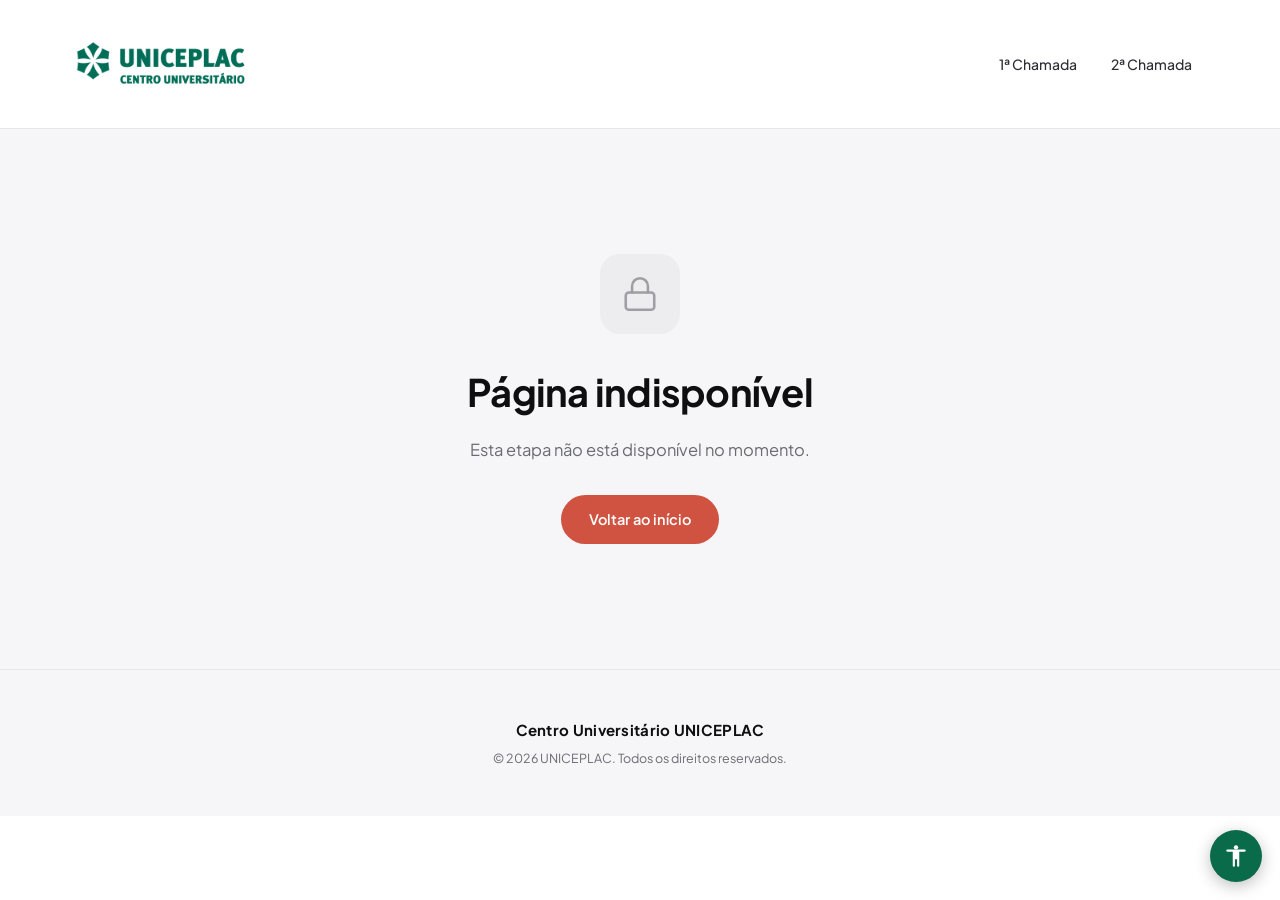
<file: provas-finais.html>
<!DOCTYPE html>
<html lang="pt-BR">
<head>
  <meta charset="UTF-8">
  <meta name="viewport" content="width=device-width, initial-scale=1.0">
  <title>Prova de Recuperação — UNICEPLAC</title>
  <link rel="preconnect" href="https://fonts.googleapis.com">
  <link rel="preconnect" href="https://fonts.gstatic.com" crossorigin>
  <link href="https://fonts.googleapis.com/css2?family=Plus+Jakarta+Sans:wght@400;500;600;700;800&display=swap" rel="stylesheet">
  <script src="config-etapas.js"></script>
    <script>
    /* Anti-flash (FOUC): marca o estado da etapa no <html> antes de pintar,
       para o menu já nascer cinza/encerrado e o conteúdo expirado não piscar. */
    (function () {
      try {
        if (typeof ETAPAS === "undefined" || !ETAPAS.estado) return;
        var PAG = {
          "index.html":"regulares","segunda-chamada.html":"segundaChamada",
          "provas-finais.html":"recuperacao","final-bimestral.html":"recuperacao",
          "final-modular.html":"recuperacao"
        };
        var arq = location.pathname.split("/").pop() || "index.html";
        var etapa = PAG[arq];
        var estado = etapa ? (ETAPAS.estado[etapa] || "ativa") : "ativa";
        estado = String(estado).trim().toLowerCase();
        var raiz = document.documentElement;
        raiz.setAttribute("data-etapa", estado);
        raiz.setAttribute("data-etapas-carregado", "1");
        /* Marca o estado de cada etapa do menu no <html>, para o CSS
           esconder/estilizar os links ANTES da pintura (evita o flash). */
        ["regulares", "segundaChamada", "recuperacao"].forEach(function (nome) {
          var st = String((ETAPAS.estado[nome] || "ativa")).trim().toLowerCase();
          raiz.setAttribute("data-etapa-" + nome.toLowerCase(), st);
        });
      } catch (e) {}
    })();
  </script>
  <link rel="stylesheet" href="style.css">
  <link rel="stylesheet" href="acessibilidade.css">
</head>
<body class="tema-coral">

<!-- ── HEADER ── -->
<header>
  <div class="header-inner">
    <a href="index.html" class="logo-link" aria-label="Página inicial">
      <img src="logo.png" alt="UNICEPLAC" class="logo-img">
    </a>
    <nav>
      <a href="index.html">1ª Chamada</a>
      <a href="segunda-chamada.html">2ª Chamada</a>
      <a href="provas-finais.html" class="ativo">Prova Final (Recuperação)</a>
    </nav>
  </div>
</header>

<!-- ── HERO ── -->
<section class="hero hero-sutil">
  <div class="hero-gradient" aria-hidden="true"></div>
  <div class="hero-inner">
    <div class="hero-kicker">
      <span class="hero-kicker-dot"></span>
      Semestre 2026.2 · Etapa de recuperação
    </div>
    <h1>Prova Final <span class="hero-em"> (Recuperação) </span></h1>
    <p class="hero-sub">Ainda há tempo para conquistar a aprovação. Selecione o tipo da disciplina EAD e veja como funciona a prova de recuperação.</p>
    <div class="hero-cards">
      <div class="hero-card">
        <div class="hero-card-icon">
          <svg xmlns="http://www.w3.org/2000/svg" viewBox="0 0 24 24" fill="none" stroke="currentColor" stroke-width="2" stroke-linecap="round" stroke-linejoin="round"><rect width="18" height="18" x="3" y="4" rx="2"/><path d="M16 2v4M8 2v4M3 10h18"/></svg>
        </div>
        <div class="hero-card-label">Período</div>
        <div class="hero-card-value">07 e 08/10</div>
        <div class="hero-card-sub">Segunda e terça-feira</div>
      </div>
      <div class="hero-card">
        <div class="hero-card-icon">
          <svg xmlns="http://www.w3.org/2000/svg" viewBox="0 0 24 24" fill="none" stroke="currentColor" stroke-width="2" stroke-linecap="round" stroke-linejoin="round"><circle cx="12" cy="12" r="10"/><polyline points="12 6 12 12 16 14"/></svg>
        </div>
        <div class="hero-card-label">Horário</div>
        <div class="hero-card-value">08h30 – 22h</div>
        <div class="hero-card-sub">Encerramento pontual</div>
      </div>
      <div class="hero-card">
        <div class="hero-card-icon">
          <svg xmlns="http://www.w3.org/2000/svg" viewBox="0 0 24 24" fill="none" stroke="currentColor" stroke-width="2" stroke-linecap="round" stroke-linejoin="round"><polyline points="22 12 18 12 15 21 9 3 6 12 2 12"/></svg>
        </div>
        <div class="hero-card-label">Quem deve fazer</div>
        <div class="hero-card-value">Estudantes com Nota Final abaixo de 6,0</div>
        <div class="hero-card-sub"></div>
      </div>
    </div>
  </div>
</section>

<!-- ── BARRA DE ATENÇÃO ── -->
<div class="alerta-bar">
  <div class="alerta-inner">
    <div class="alerta-icon">
      <svg xmlns="http://www.w3.org/2000/svg" viewBox="0 0 24 24" fill="none" stroke="currentColor" stroke-width="2.2" stroke-linecap="round" stroke-linejoin="round"><path d="m21.73 18-8-14a2 2 0 0 0-3.48 0l-8 14A2 2 0 0 0 4 21h16a2 2 0 0 0 1.73-3Z"/><line x1="12" x2="12" y1="9" y2="13"/><line x1="12" x2="12.01" y1="17" y2="17"/></svg>
    </div>
    <div class="alerta-conteudo">
      <div class="alerta-label">Atenção</div>
      <ul class="alerta-items">

        <li><strong>· Disponível somente para os estudantes que ficaram com Nota Final inferior a 6,0 pontos após o fechamento das notas.</strong></li>
        <li><strong>· As disciplinas Iniciação à Pesquisa Científica (TG75), Projeto de Vida e Desenvolvimento Pessoal (TG101) e Seminários Avançados em Radiologia (TG112), Projeto de Vida e Desenvolvimento Pessoal (TGH13) e Iniciação Científica (TGH32) não possuem recuperação (Prova Final), por se tratarem de componentes curriculares desenvolvidos na forma de projeto ou TCC, conforme previsto no cronograma de cada disciplina. </strong></li>
        <li><strong>· Não será gerada Prova Final para estudantes com Nota Final inferior a 2,0 pontos, por não haver possibilidade de atingir a média mínima para aprovação. </strong></li>
      </ul>
    </div>
  </div>
</div>

<!-- ── BANNERS ── -->
<section class="conteudo-prova">
  <div class="section-inner">
    <div class="section-label">Selecione sua disciplina</div>
    <h2 class="section-title">Qual é o tipo da sua disciplina?</h2>
    <p class="section-desc">Escolha a opção correspondente para ver regras, cálculos e datas.</p>

    <div class="banners-grid banners-grid--unico">

      <a href="final-modular.html" class="banner-card" aria-label="Recuperação — Disciplina EAD Modular">
        <img src="modular.png" alt="Recuperação Prova Final — Disciplina EAD Modular — 1º Módulo 2026/2" class="banner-img">
      </a>

    </div>
  </div>
</section>

<!-- ── FOOTER ── -->
<footer>
  <div class="footer-inner">
    <div class="footer-instituicao">Centro Universitário UNICEPLAC</div>
    <div class="footer-meta">© 2026 UNICEPLAC. Todos os direitos reservados.</div>
  </div>
</footer>

<script src="etapas.js"></script>
<script src="config-aviso.js"></script>
<script src="aviso.js"></script>

<!-- ── ACESSIBILIDADE ── -->
<!-- VLibras (tradução para Libras — ferramenta oficial do Governo Federal) -->
<div vw class="enabled">
  <div vw-access-button class="active"></div>
  <div vw-plugin-wrapper>
    <div class="vw-plugin-top-wrapper"></div>
  </div>
</div>
<script src="https://vlibras.gov.br/app/vlibras-plugin.js"></script>
<script>
  new window.VLibras.Widget('https://vlibras.gov.br/app');
</script>
<!-- Widget de acessibilidade próprio (fonte, contraste, links) -->
<script src="acessibilidade.js"></script>
</body>
</html>
</file>
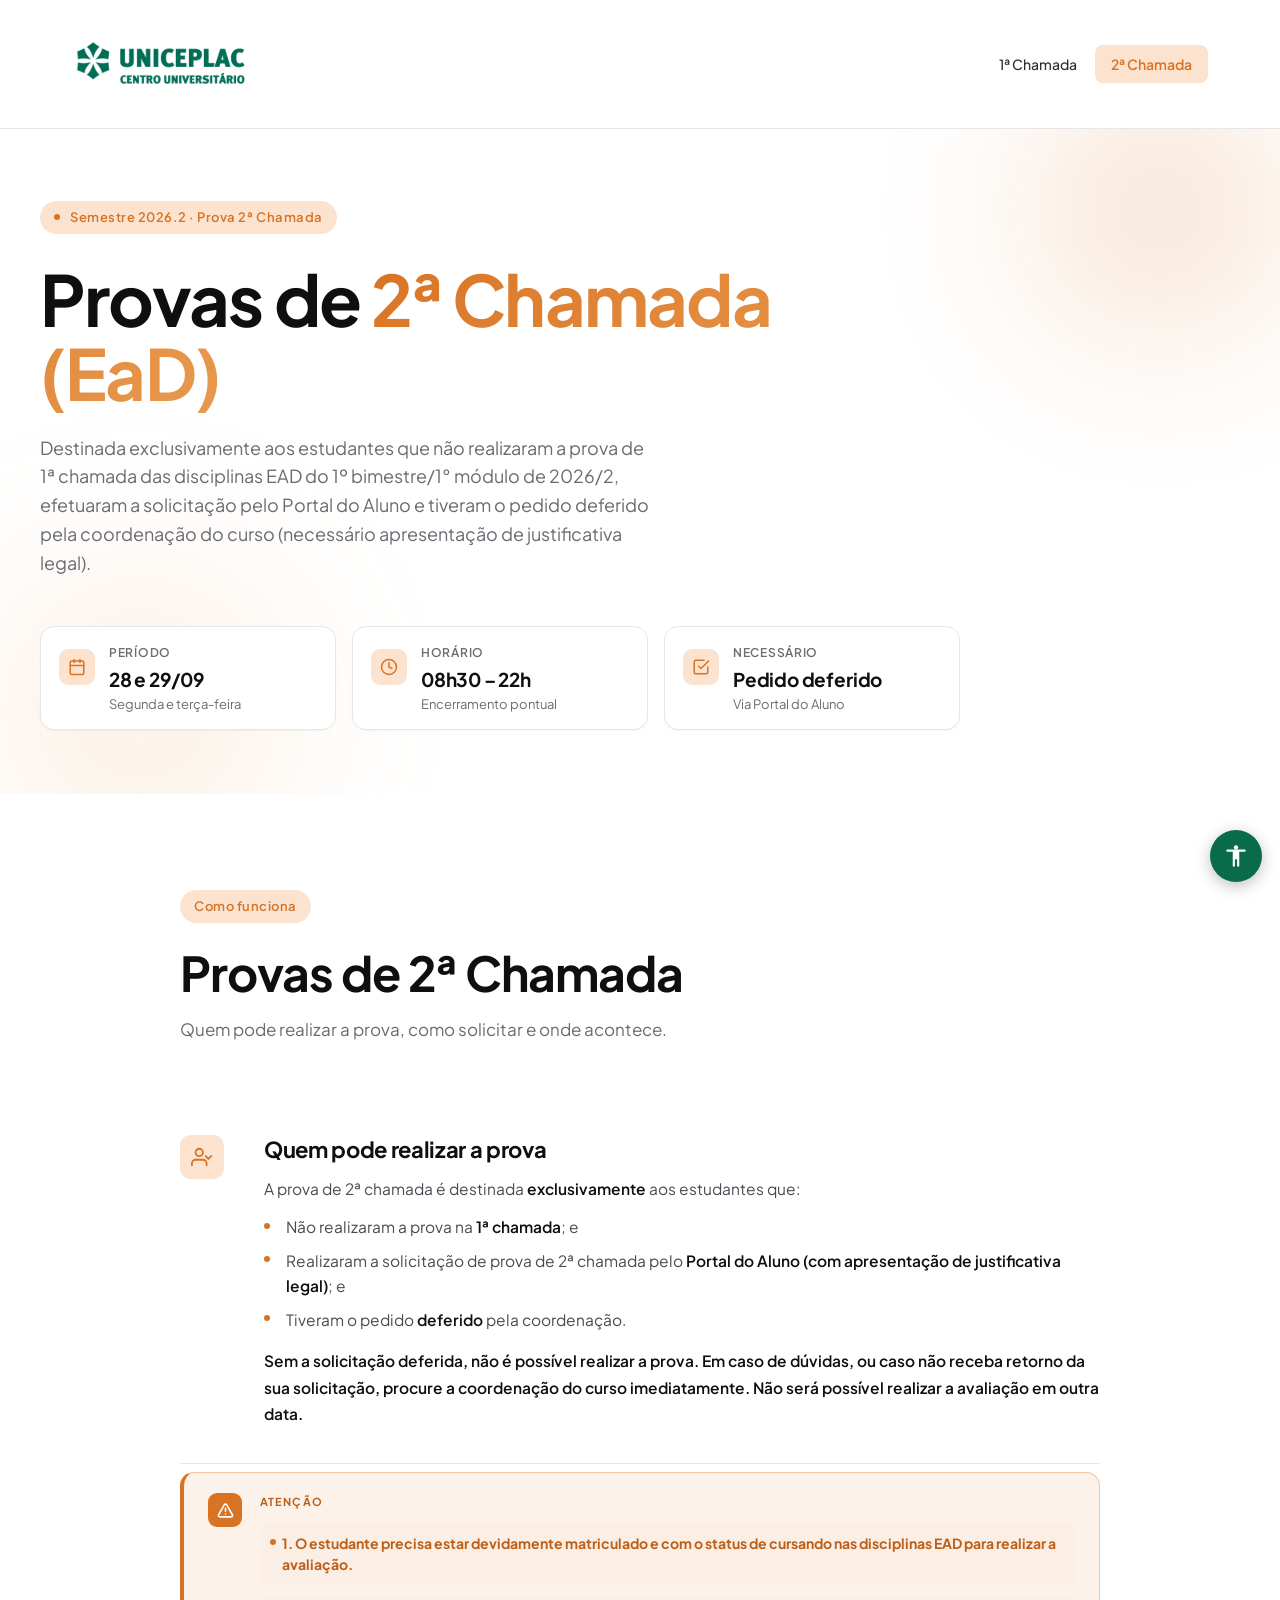
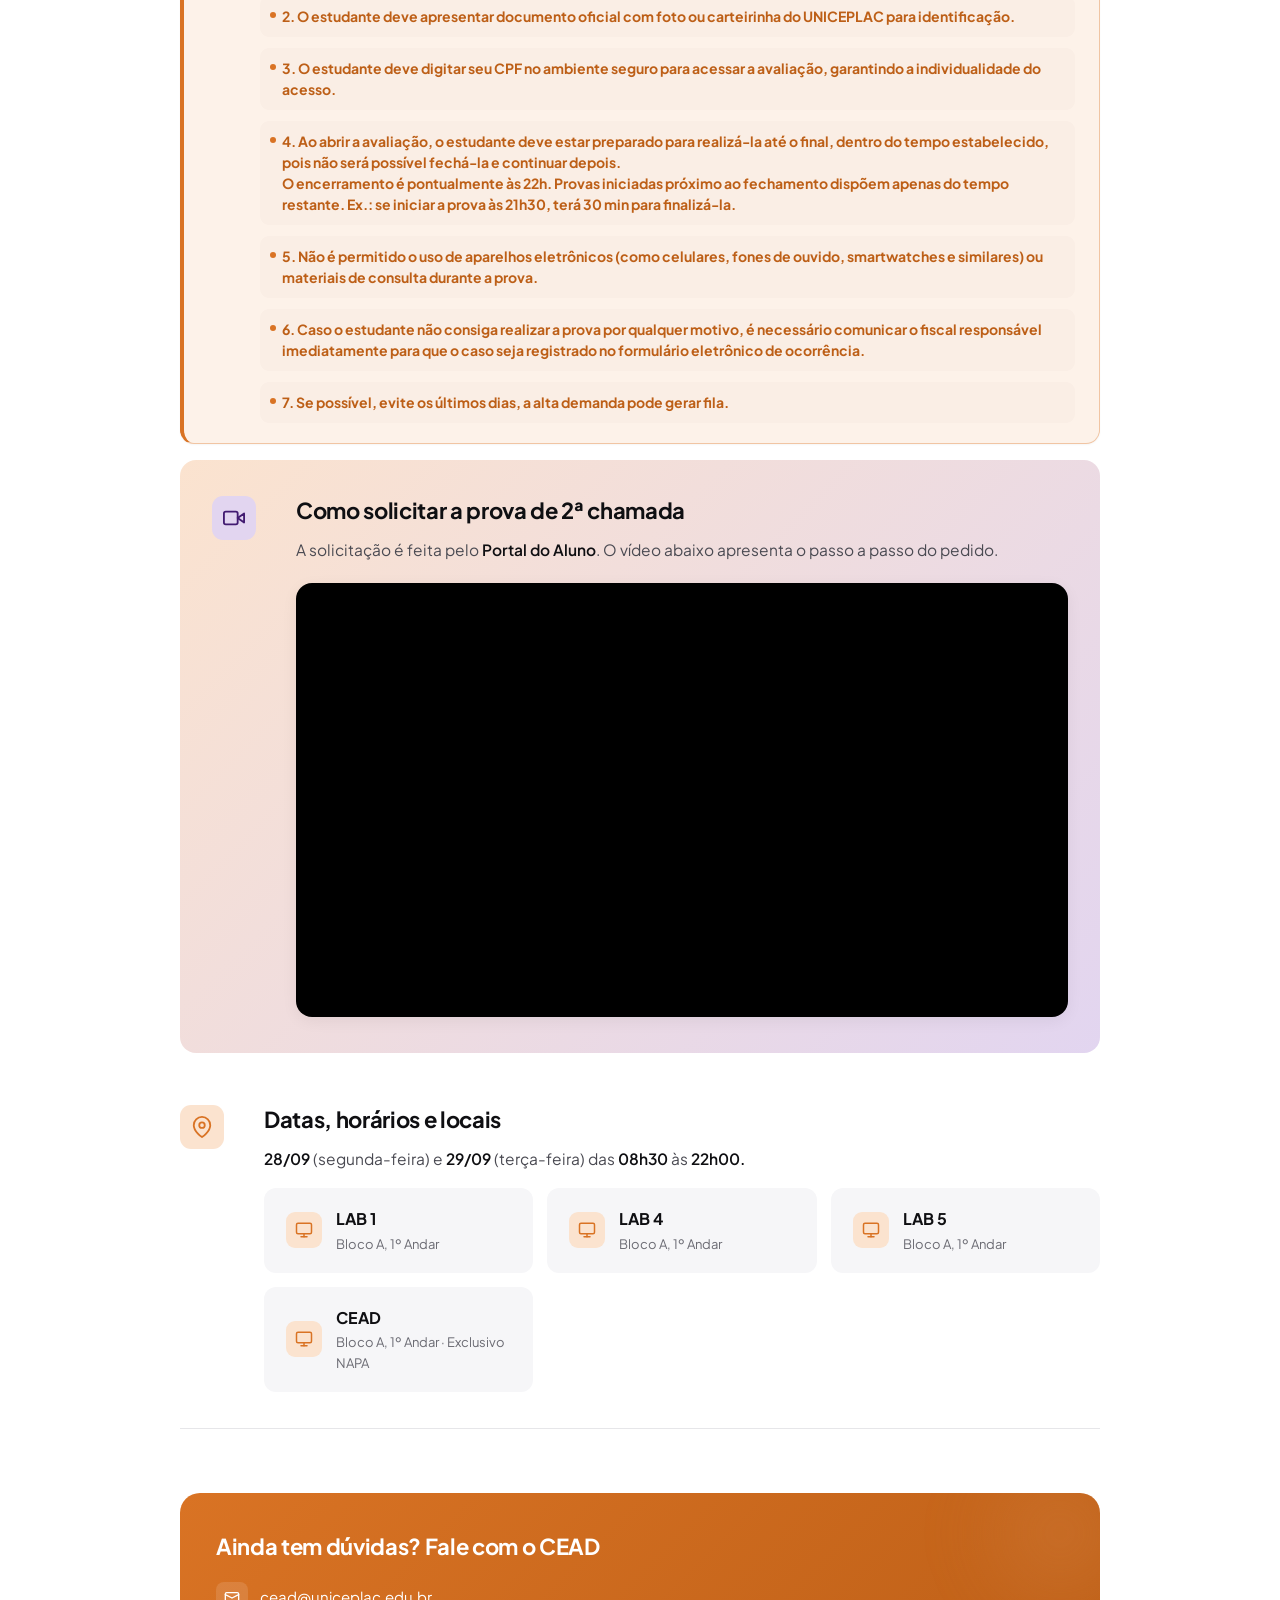
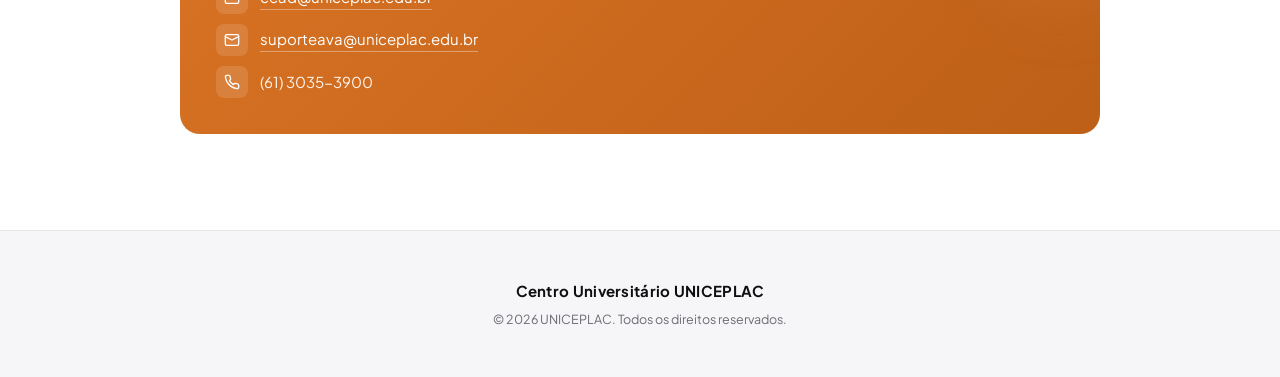
<file: segunda-chamada.html>
<!DOCTYPE html>
<html lang="pt-BR">
<head>
  <meta charset="UTF-8">
  <meta name="viewport" content="width=device-width, initial-scale=1.0">
  <title>Provas de 2ª Chamada — UNICEPLAC</title>
  <link rel="preconnect" href="https://fonts.googleapis.com">
  <link rel="preconnect" href="https://fonts.gstatic.com" crossorigin>
  <link href="https://fonts.googleapis.com/css2?family=Plus+Jakarta+Sans:wght@400;500;600;700;800&display=swap" rel="stylesheet">
  <script src="config-etapas.js"></script>
    <script>
    /* Anti-flash (FOUC): marca o estado da etapa no <html> antes de pintar,
       para o menu já nascer cinza/encerrado e o conteúdo expirado não piscar. */
    (function () {
      try {
        if (typeof ETAPAS === "undefined" || !ETAPAS.estado) return;
        var PAG = {
          "index.html":"regulares","segunda-chamada.html":"segundaChamada",
          "provas-finais.html":"recuperacao","final-bimestral.html":"recuperacao",
          "final-modular.html":"recuperacao"
        };
        var arq = location.pathname.split("/").pop() || "index.html";
        var etapa = PAG[arq];
        var estado = etapa ? (ETAPAS.estado[etapa] || "ativa") : "ativa";
        estado = String(estado).trim().toLowerCase();
        var raiz = document.documentElement;
        raiz.setAttribute("data-etapa", estado);
        raiz.setAttribute("data-etapas-carregado", "1");
        /* Marca o estado de cada etapa do menu no <html>, para o CSS
           esconder/estilizar os links ANTES da pintura (evita o flash). */
        ["regulares", "segundaChamada", "recuperacao"].forEach(function (nome) {
          var st = String((ETAPAS.estado[nome] || "ativa")).trim().toLowerCase();
          raiz.setAttribute("data-etapa-" + nome.toLowerCase(), st);
        });
      } catch (e) {}
    })();
  </script>
  <link rel="stylesheet" href="style.css">
  <link rel="stylesheet" href="acessibilidade.css">
</head>
<body class="tema-laranja">

<!-- ── HEADER ── -->
<header>
  <div class="header-inner">
    <a href="index.html" class="logo-link" aria-label="Página inicial">
      <img src="logo.png" alt="UNICEPLAC" class="logo-img">
    </a>
    <nav>
      <a href="index.html">1ª Chamada</a>
      <a href="segunda-chamada.html" class="ativo">2ª Chamada</a>
      <a href="provas-finais.html">Prova Final (Recuperação)</a>
    </nav>
  </div>
</header>

<!-- ── HERO SUTIL (sem rede de pontos, só gradient) ── -->
<section class="hero hero-sutil">
  <div class="hero-gradient" aria-hidden="true"></div>
  <div class="hero-inner">
    <div class="hero-kicker">
      <span class="hero-kicker-dot"></span>
      Semestre 2026.2 · Prova 2ª Chamada
    </div>
    <h1>Provas de <span class="hero-em">2ª Chamada (EaD)</span></h1>
    <p class="hero-sub">Destinada exclusivamente aos estudantes que não realizaram a prova de 1ª chamada das disciplinas EAD do 1º bimestre/1° módulo de 2026/2, efetuaram a solicitação pelo Portal do Aluno e tiveram o pedido deferido pela coordenação do curso (necessário apresentação de justificativa legal).</p>
    <div class="hero-cards">
      <div class="hero-card">
        <div class="hero-card-icon">
          <svg xmlns="http://www.w3.org/2000/svg" viewBox="0 0 24 24" fill="none" stroke="currentColor" stroke-width="2" stroke-linecap="round" stroke-linejoin="round"><rect width="18" height="18" x="3" y="4" rx="2"/><path d="M16 2v4M8 2v4M3 10h18"/></svg>
        </div>
        <div class="hero-card-label">Período</div>
        <div class="hero-card-value">28 e 29/09</div>
        <div class="hero-card-sub">Segunda e terça-feira</div>
      </div>
      <div class="hero-card">
        <div class="hero-card-icon">
          <svg xmlns="http://www.w3.org/2000/svg" viewBox="0 0 24 24" fill="none" stroke="currentColor" stroke-width="2" stroke-linecap="round" stroke-linejoin="round"><circle cx="12" cy="12" r="10"/><polyline points="12 6 12 12 16 14"/></svg>
        </div>
        <div class="hero-card-label">Horário</div>
        <div class="hero-card-value">08h30 – 22h</div>
        <div class="hero-card-sub">Encerramento pontual</div>
      </div>
      <div class="hero-card">
        <div class="hero-card-icon">
          <svg xmlns="http://www.w3.org/2000/svg" viewBox="0 0 24 24" fill="none" stroke="currentColor" stroke-width="2" stroke-linecap="round" stroke-linejoin="round"><path d="M9 11l3 3L22 4"/><path d="M21 12v7a2 2 0 0 1-2 2H5a2 2 0 0 1-2-2V5a2 2 0 0 1 2-2h11"/></svg>
        </div>
        <div class="hero-card-label">Necessário</div>
        <div class="hero-card-value">Pedido deferido</div>
        <div class="hero-card-sub">Via Portal do Aluno</div>
      </div>
    </div>
  </div>
</section>

<!-- ── CONTEÚDO ── -->
<section class="conteudo-prova">
  <div class="section-inner">

    <div class="section-label">Como funciona</div>
    <h2 class="section-title">Provas de 2ª Chamada</h2>
    <p class="section-desc">Quem pode realizar a prova, como solicitar e onde acontece.</p>

    <!-- 1. QUEM PODE -->
    <div class="bloco-info aviso">
      <div class="bloco-icon">
        <svg xmlns="http://www.w3.org/2000/svg" viewBox="0 0 24 24" fill="none" stroke="currentColor" stroke-width="2" stroke-linecap="round" stroke-linejoin="round"><path d="M17 21v-2a4 4 0 0 0-4-4H5a4 4 0 0 0-4 4v2"/><circle cx="9" cy="7" r="4"/><path d="m22 11-3 3-3-3"/></svg>
      </div>
      <div class="bloco-conteudo">
        <h3>Quem pode realizar a prova</h3>
        <p>A prova de 2ª chamada é destinada <strong>exclusivamente</strong> aos estudantes que:</p>
        <ul>
          <li>Não realizaram a prova na <strong>1ª chamada</strong>; e</li>
          <li>Realizaram a solicitação de prova de 2ª chamada pelo <strong>Portal do Aluno (com apresentação de justificativa legal)</strong>; e</li>
          <li>Tiveram o pedido <strong>deferido</strong> pela coordenação.</li>
        </ul>
        <p><strong>Sem a solicitação deferida, não é possível realizar a prova. Em caso de dúvidas, ou caso não receba retorno da sua solicitação, procure a coordenação do curso imediatamente. Não será possível realizar a avaliação em outra data.</strong></p>
      </div>
    </div>

    <!-- 2. REGRAS GERAIS (card de atenção) -->
    <div class="alerta-inner" style="margin: 8px 0 4px;">
      <div class="alerta-icon">
        <svg xmlns="http://www.w3.org/2000/svg" viewBox="0 0 24 24" fill="none" stroke="currentColor" stroke-width="2.2" stroke-linecap="round" stroke-linejoin="round"><path d="m21.73 18-8-14a2 2 0 0 0-3.48 0l-8 14A2 2 0 0 0 4 21h16a2 2 0 0 0 1.73-3Z"/><line x1="12" x2="12" y1="9" y2="13"/><line x1="12" x2="12.01" y1="17" y2="17"/></svg>
      </div>
      <div class="alerta-conteudo">
        <div class="alerta-label">Atenção</div>
        <ul class="alerta-items">
          <li class="alerta-importante"><strong>1. O estudante precisa estar devidamente matriculado e com o status de cursando nas disciplinas EAD para realizar a avaliação.</strong></li>
          <li class="alerta-importante"><strong>2. O estudante deve apresentar documento oficial com foto ou carteirinha do UNICEPLAC para identificação.</strong></li>
          <li class="alerta-importante"><strong>3. O estudante deve digitar seu CPF no ambiente seguro para acessar a avaliação, garantindo a individualidade do acesso.</strong></li>
          <li class="alerta-importante"><strong>4. Ao abrir a avaliação, o estudante deve estar preparado para realizá-la até o final, dentro do tempo estabelecido, pois não será possível fechá-la e continuar depois.<br>O encerramento é pontualmente às 22h. Provas iniciadas próximo ao fechamento dispõem apenas do tempo restante. Ex.: se iniciar a prova às 21h30, terá 30 min para finalizá-la.</strong></li>
          <li class="alerta-importante"><strong>5. Não é permitido o uso de aparelhos eletrônicos (como celulares, fones de ouvido, smartwatches e similares) ou materiais de consulta durante a prova.</strong></li>
          <li class="alerta-importante"><strong>6. Caso o estudante não consiga realizar a prova por qualquer motivo, é necessário comunicar o fiscal responsável imediatamente para que o caso seja registrado no formulário eletrônico de ocorrência.</strong></li>
          <li class="alerta-importante"><strong>7. Se possível, evite os últimos dias, a alta demanda pode gerar fila.</strong></li>
        </ul>
      </div>
    </div>

    <!-- 3. VÍDEO -->
    <div class="bloco-info destaque">
      <div class="bloco-icon">
        <svg xmlns="http://www.w3.org/2000/svg" viewBox="0 0 24 24" fill="none" stroke="currentColor" stroke-width="2" stroke-linecap="round" stroke-linejoin="round"><polygon points="23 7 16 12 23 17 23 7"/><rect width="15" height="14" x="1" y="5" rx="2" ry="2"/></svg>
      </div>
      <div class="bloco-conteudo">
        <h3>Como solicitar a prova de 2ª chamada</h3>
        <p>A solicitação é feita pelo <strong>Portal do Aluno</strong>. O vídeo abaixo apresenta o passo a passo do pedido.</p>
        <div class="video-wrap">
          <div class="video-ratio">
            <iframe
              src="https://www.youtube.com/embed/NgGO5NIt-NQ"
              title="Como solicitar a prova de 2ª chamada"
              allow="accelerometer; autoplay; clipboard-write; encrypted-media; gyroscope; picture-in-picture"
              allowfullscreen></iframe>
          </div>
        </div>
      </div>
    </div>

    <!-- 4. LOCAIS -->
    <div class="bloco-info">
      <div class="bloco-icon">
        <svg xmlns="http://www.w3.org/2000/svg" viewBox="0 0 24 24" fill="none" stroke="currentColor" stroke-width="2" stroke-linecap="round" stroke-linejoin="round"><path d="M21 10c0 7-9 13-9 13s-9-6-9-13a9 9 0 0 1 18 0z"/><circle cx="12" cy="10" r="3"/></svg>
      </div>
      <div class="bloco-conteudo">
        <h3>Datas, horários e locais</h3>
        <p><strong>28/09</strong> (segunda-feira) e <strong>29/09</strong> (terça-feira) das <strong>08h30</strong> às <strong>22h00.</strong></p>
        <div class="locais-grid">
          <div class="local-item">
            <div class="local-item-icon">
              <svg xmlns="http://www.w3.org/2000/svg" viewBox="0 0 24 24" fill="none" stroke="currentColor" stroke-width="2" stroke-linecap="round" stroke-linejoin="round"><rect width="20" height="14" x="2" y="3" rx="2"/><line x1="8" x2="16" y1="21" y2="21"/><line x1="12" x2="12" y1="17" y2="21"/></svg>
            </div>
            <div>
              <div class="local-nome">LAB 1</div>
              <div class="local-detalhe">Bloco A, 1º Andar</div>
            </div>
          </div>
          <div class="local-item">
            <div class="local-item-icon">
              <svg xmlns="http://www.w3.org/2000/svg" viewBox="0 0 24 24" fill="none" stroke="currentColor" stroke-width="2" stroke-linecap="round" stroke-linejoin="round"><rect width="20" height="14" x="2" y="3" rx="2"/><line x1="8" x2="16" y1="21" y2="21"/><line x1="12" x2="12" y1="17" y2="21"/></svg>
            </div>
            <div>
              <div class="local-nome">LAB 4</div>
              <div class="local-detalhe">Bloco A, 1º Andar</div>
            </div>
          </div>
          <div class="local-item">
            <div class="local-item-icon">
              <svg xmlns="http://www.w3.org/2000/svg" viewBox="0 0 24 24" fill="none" stroke="currentColor" stroke-width="2" stroke-linecap="round" stroke-linejoin="round"><rect width="20" height="14" x="2" y="3" rx="2"/><line x1="8" x2="16" y1="21" y2="21"/><line x1="12" x2="12" y1="17" y2="21"/></svg>
            </div>
            <div>
              <div class="local-nome">LAB 5</div>
              <div class="local-detalhe">Bloco A, 1º Andar</div>
            </div>
          </div>
          <div class="local-item">
            <div class="local-item-icon">
              <svg xmlns="http://www.w3.org/2000/svg" viewBox="0 0 24 24" fill="none" stroke="currentColor" stroke-width="2" stroke-linecap="round" stroke-linejoin="round"><rect width="20" height="14" x="2" y="3" rx="2"/><line x1="8" x2="16" y1="21" y2="21"/><line x1="12" x2="12" y1="17" y2="21"/></svg>
            </div>
            <div>
              <div class="local-nome">CEAD</div>
              <div class="local-detalhe">Bloco A, 1º Andar · Exclusivo NAPA</div>
            </div>
          </div>
        </div>
      </div>
    </div>

    <!-- CONTATO -->
    <div class="contato-box">
      <h3>Ainda tem dúvidas? Fale com o CEAD</h3>
      <div class="contato-linhas">
        <div class="contato-linha">
          <span class="icon"><svg xmlns="http://www.w3.org/2000/svg" viewBox="0 0 24 24" fill="none" stroke="currentColor" stroke-width="2" stroke-linecap="round" stroke-linejoin="round"><rect width="20" height="16" x="2" y="4" rx="2"/><path d="m22 7-10 5L2 7"/></svg></span>
          <a href="mailto:cead@uniceplac.edu.br">cead@uniceplac.edu.br</a>
        </div>
        <div class="contato-linha">
          <span class="icon"><svg xmlns="http://www.w3.org/2000/svg" viewBox="0 0 24 24" fill="none" stroke="currentColor" stroke-width="2" stroke-linecap="round" stroke-linejoin="round"><rect width="20" height="16" x="2" y="4" rx="2"/><path d="m22 7-10 5L2 7"/></svg></span>
          <a href="mailto:suporteava@uniceplac.edu.br">suporteava@uniceplac.edu.br</a>
        </div>
        <div class="contato-linha">
          <span class="icon"><svg xmlns="http://www.w3.org/2000/svg" viewBox="0 0 24 24" fill="none" stroke="currentColor" stroke-width="2" stroke-linecap="round" stroke-linejoin="round"><path d="M22 16.92v3a2 2 0 0 1-2.18 2 19.79 19.79 0 0 1-8.63-3.07 19.5 19.5 0 0 1-6-6 19.79 19.79 0 0 1-3.07-8.67A2 2 0 0 1 4.11 2h3a2 2 0 0 1 2 1.72 12.84 12.84 0 0 0 .7 2.81 2 2 0 0 1-.45 2.11L8.09 9.91a16 16 0 0 0 6 6l1.27-1.27a2 2 0 0 1 2.11-.45 12.84 12.84 0 0 0 2.81.7A2 2 0 0 1 22 16.92z"/></svg></span>
          (61) 3035-3900
        </div>
      </div>
    </div>

  </div>
</section>

<!-- ── FOOTER ── -->
<footer>
  <div class="footer-inner">
    <div class="footer-instituicao">Centro Universitário UNICEPLAC</div>
    <div class="footer-meta">© 2026 UNICEPLAC. Todos os direitos reservados.</div>
  </div>
</footer>

<script src="etapas.js"></script>
<script src="config-aviso.js"></script>
<script src="aviso.js"></script>

<!-- ── ACESSIBILIDADE ── -->
<!-- VLibras (tradução para Libras — ferramenta oficial do Governo Federal) -->
<div vw class="enabled">
  <div vw-access-button class="active"></div>
  <div vw-plugin-wrapper>
    <div class="vw-plugin-top-wrapper"></div>
  </div>
</div>
<script src="https://vlibras.gov.br/app/vlibras-plugin.js"></script>
<script>
  new window.VLibras.Widget('https://vlibras.gov.br/app');
</script>
<!-- Widget de acessibilidade próprio (fonte, contraste, links) -->
<script src="acessibilidade.js"></script>
</body>
</html>
</file>
<file: style.css>
/* ─────────────────────────────────────────────
   UNICEPLAC — Provas EAD
   Estética: Hostinger claro + paleta institucional
   ───────────────────────────────────────────── */

*, *::before, *::after { box-sizing: border-box; margin: 0; padding: 0; }

:root {
  /* Paleta oficial UNICEPLAC */
  --verde:        #00734F;   /* Pantone 328 U */
  --verde-tinta:  #005a3e;   /* hover */
  --verde-claro:  #b4d2c2;   /* Pantone 565 U */
  --verde-suave:  #cfe6db;   /* fundo verde mais vivo */

  --laranja:      #d97324;   /* mais saturado que o original */
  --laranja-tinta:#bd5f17;
  --vermelho:     #d13438;   /* indisponível */
  --laranja-suave:#fbe3cf;

  --roxo:         #421b71;   /* Pantone Medium Purple U */
  --roxo-tinta:   #341259;
  --roxo-suave:   #e2d5f0;   /* fundo roxo mais vivo */

  --coral:        #cf5340;   /* vermelho lavado — recuperação */
  --coral-tinta:  #b23f2e;
  --coral-suave:  #f7ddd7;

  /* ── VARIÁVEIS DE TEMA (padrão: verde) ── */
  --tema:         var(--verde);
  --tema-tinta:   var(--verde-tinta);
  --tema-suave:   var(--verde-suave);
  --tema-grad-a:  var(--verde);
  --tema-grad-b:  var(--roxo);

  /* Neutros — escala completa */
  --tinta:        #0f0f12;   /* texto principal — quase preto */
  --grafite:      #2d2d33;
  --neutro-70:    #4a4a52;
  --neutro-60:    #6b6b73;
  --neutro-40:    #9e9ea4;
  --neutro-20:    #d8d8dc;
  --neutro-15:    #e6e6e9;
  --neutro-10:    #ededef;
  --neutro-05:    #f6f6f8;
  --branco:       #ffffff;

  /* Sombras sutis */
  --sombra-sm:    0 1px 2px rgba(15, 15, 18, 0.04);
  --sombra-md:    0 4px 16px rgba(15, 15, 18, 0.06);
}

/* ── TEMAS POR PÁGINA ── */
body.tema-laranja {
  --tema:        var(--laranja);
  --tema-tinta:  var(--laranja-tinta);
  --tema-suave:  var(--laranja-suave);
  --tema-grad-a: var(--laranja);
  --tema-grad-b: #e89a4f;
}

body.tema-coral {
  --tema:        var(--coral);
  --tema-tinta:  var(--coral-tinta);
  --tema-suave:  var(--coral-suave);
  --tema-grad-a: var(--coral);
  --tema-grad-b: var(--roxo);
}

html { scroll-behavior: smooth; }

body {
  font-family: 'Plus Jakarta Sans', -apple-system, BlinkMacSystemFont, sans-serif;
  color: var(--tinta);
  background: var(--branco);
  font-size: 16px;
  line-height: 1.6;
  font-weight: 400;
  -webkit-font-smoothing: antialiased;
  -moz-osx-font-smoothing: grayscale;
  text-rendering: optimizeLegibility;
}

/* Conteúdo apenas pra leitores de tela */
.sr-only {
  position: absolute;
  width: 1px; height: 1px;
  padding: 0; margin: -1px;
  overflow: hidden;
  clip: rect(0, 0, 0, 0);
  white-space: nowrap;
  border: 0;
}

/* ─────────────────────────────────────────────
   HEADER
   ───────────────────────────────────────────── */
header {
  background: rgba(255, 255, 255, 0.85);
  backdrop-filter: blur(12px);
  -webkit-backdrop-filter: blur(12px);
  border-bottom: 1px solid var(--neutro-15);
  position: sticky;
  top: 0;
  z-index: 100;
}

.header-inner {
  max-width: 1200px;
  margin: 0 auto;
  padding: 14px 32px;
  display: flex;
  align-items: center;
  justify-content: space-between;
  gap: 24px;
}

.logo-link {
  display: inline-flex;
  align-items: center;
  cursor: pointer;
  text-decoration: none;
  background: transparent;
  border: 0;
  padding: 0;
  font-family: inherit;
}

/* Logo branca tingida em verde UNICEPLAC via filter */
.logo-img {
  height: 100px;
  width: auto;
  display: block;
  filter: brightness(0) saturate(100%)
          invert(28%) sepia(85%) saturate(680%)
          hue-rotate(125deg) brightness(94%) contrast(101%);
  transition: opacity 0.15s ease;
}

.logo-link:hover .logo-img { opacity: 0.75; }

nav {
  display: flex;
  gap: 2px;
  align-items: center;
}

nav a {
  color: var(--grafite);
  text-decoration: none;
  font-size: 14px;
  font-weight: 500;
  padding: 8px 16px;
  border-radius: 8px;
  transition: all 0.15s ease;
  display: inline-flex;
  align-items: center;
  gap: 7px;
}
.nav-ic { width: 15px; height: 15px; flex-shrink: 0; opacity: 0.85; }

nav a:hover {
  color: var(--tema);
  background: var(--tema-suave);
}

nav a.ativo {
  color: var(--tema);
  background: var(--tema-suave);
  font-weight: 600;
}

/* ─────────────────────────────────────────────
   HERO
   ───────────────────────────────────────────── */
.hero {
  position: relative;
  padding: 96px 32px 88px;
  overflow: hidden;
  background: var(--branco);
}

/* Canvas da animação fica atrás do conteúdo */
.hero-canvas {
  position: absolute;
  inset: 0;
  width: 100%;
  height: 100%;
  pointer-events: none;
  z-index: 0;
}

/* Gradient blob colorido (estilo Invofy, paleta UNICEPLAC) */
.hero-gradient {
  position: absolute;
  inset: 0;
  z-index: 0;
  pointer-events: none;
  overflow: hidden;
}

.hero-gradient::before,
.hero-gradient::after {
  content: '';
  position: absolute;
  border-radius: 50%;
  filter: blur(80px);
  opacity: 0.55;
  will-change: transform;
}

.hero-gradient::before {
  width: 540px;
  height: 540px;
  background: radial-gradient(circle, var(--tema-grad-a) 0%, transparent 65%);
  top: -120px;
  right: -80px;
  animation: drift-1 22s ease-in-out infinite;
}

.hero-gradient::after {
  width: 480px;
  height: 480px;
  background: radial-gradient(circle, var(--tema-grad-b) 0%, transparent 65%);
  bottom: -160px;
  left: -100px;
  animation: drift-2 28s ease-in-out infinite;
  opacity: 0.35;
}

@keyframes drift-1 {
  0%, 100% { transform: translate(0, 0) scale(1); }
  33%      { transform: translate(-40px, 30px) scale(1.05); }
  66%      { transform: translate(20px, -20px) scale(0.95); }
}

@keyframes drift-2 {
  0%, 100% { transform: translate(0, 0) scale(1); }
  50%      { transform: translate(60px, -40px) scale(1.08); }
}

/* Pra heros mais sutis (páginas internas) */
.hero.hero-sutil {
  padding: 72px 32px 64px;
}

.hero.hero-sutil .hero-gradient::before { opacity: 0.3; width: 400px; height: 400px; }
.hero.hero-sutil .hero-gradient::after { opacity: 0.2; }

.hero-inner {
  position: relative;
  z-index: 2;
  max-width: 1200px;
  margin: 0 auto;
}

/* Layout de 2 colunas — só no hero que tem ilustração (index) */
.hero-com-figura .hero-inner {
  display: grid;
  grid-template-columns: 1fr 0.9fr;
  align-items: center;
  gap: 40px;
}

/* Bloco de cards fica abaixo, ocupando a largura toda */
.hero-inner--cards {
  position: relative;
  z-index: 2;
  max-width: 1200px;
  margin: 40px auto 0;
  display: grid;
  grid-template-columns: repeat(3, 1fr);
  gap: 16px;
}

/* Ilustração do hero */
.hero-figura {
  display: flex;
  justify-content: center;
  align-items: center;
}
.hero-img {
  width: 100%;
  max-width: 560px;
  height: auto;
  display: block;
  filter: drop-shadow(0 24px 40px rgba(0, 80, 55, 0.14));
}

/* Kicker — texto pequeno acima do título */
.hero-kicker {
  display: inline-flex;
  align-items: center;
  gap: 10px;
  font-size: 13px;
  font-weight: 600;
  letter-spacing: 0.04em;
  color: var(--tema);
  background: var(--tema-suave);
  padding: 6px 14px;
  border-radius: 100px;
  margin-bottom: 28px;
}

.hero-kicker-dot {
  width: 6px; height: 6px;
  border-radius: 50%;
  background: var(--tema);
  animation: pulse 2.4s ease-in-out infinite;
}

@keyframes pulse {
  0%, 100% { opacity: 1; transform: scale(1); }
  50%      { opacity: 0.5; transform: scale(0.8); }
}

.hero h1 {
  font-size: clamp(40px, 5.5vw, 72px);
  font-weight: 700;
  line-height: 1.05;
  letter-spacing: -0.025em;
  color: var(--tinta);
  margin-bottom: 24px;
  max-width: 920px;
}

.hero h1 .hero-em {
  background: linear-gradient(135deg, var(--tema-grad-a) 0%, var(--tema-grad-b) 100%);
  -webkit-background-clip: text;
  -webkit-text-fill-color: transparent;
  background-clip: text;
  font-style: normal;
}

.hero-sub {
  font-size: 18px;
  color: var(--neutro-60);
  max-width: 620px;
  margin-bottom: 48px;
  line-height: 1.6;
  font-weight: 400;
}

/* Cards de info rápida (hero) — estilo Hostinger */
.hero-cards {
  display: grid;
  grid-template-columns: repeat(auto-fit, minmax(220px, 1fr));
  gap: 16px;
  max-width: 920px;
}

.hero-card {
  background: var(--branco);
  border: 1px solid var(--neutro-15);
  border-radius: 14px;
  padding: 16px 18px;
  box-shadow: var(--sombra-sm);
  transition: all 0.2s ease;
  display: grid;
  grid-template-columns: auto 1fr;
  column-gap: 14px;
  align-items: center;
}
/* Ícone ocupa a coluna da esquerda, atravessando as duas linhas de texto */
.hero-card .hero-card-icon { grid-row: 1 / span 2; align-self: center; }
.hero-card-label { grid-column: 2; }
.hero-card-value { grid-column: 2; }
.hero-card-sub { grid-column: 2; }

.hero-card:hover {
  border-color: var(--tema);
  box-shadow: var(--sombra-md);
  transform: translateY(-2px);
}

.hero-card-icon {
  display: inline-flex;
  align-items: center;
  justify-content: center;
  width: 36px;
  height: 36px;
  border-radius: 9px;
  background: var(--tema-suave);
  color: var(--tema);
  margin-bottom: 0;
}

.hero-card-icon svg { width: 18px; height: 18px; }

.hero-card-label {
  font-size: 12px;
  text-transform: uppercase;
  letter-spacing: 0.06em;
  color: var(--neutro-60);
  margin-bottom: 6px;
  font-weight: 600;
}

.hero-card-value {
  font-size: 19px;
  font-weight: 700;
  line-height: 1.2;
  color: var(--tinta);
  letter-spacing: -0.01em;
}

.hero-card-sub {
  font-size: 13px;
  color: var(--neutro-60);
  margin-top: 4px;
  line-height: 1.45;
  display: inline-flex;
  align-items: center;
  gap: 6px;
}
.card-sub-ic { width: 14px; height: 14px; flex-shrink: 0; color: var(--tema); opacity: 0.9; }

/* ─────────────────────────────────────────────
   BARRA DE ATENÇÃO
   ───────────────────────────────────────────── */
.alerta-bar {
  background: var(--neutro-05);
  padding: 40px 32px 8px;
  position: relative;
  z-index: 2;
}

.alerta-inner {
  max-width: 1200px;
  margin: 0 auto;
  display: flex;
  align-items: flex-start;
  gap: 18px;
  background: color-mix(in srgb, var(--laranja-suave) 45%, #fff);
  border: 1px solid color-mix(in srgb, var(--laranja) 35%, transparent);
  border-left: 4px solid var(--laranja);
  border-radius: 14px;
  padding: 20px 24px;
  box-shadow: var(--sombra-sm);
}

.alerta-icon {
  flex-shrink: 0;
  width: 34px;
  height: 34px;
  border-radius: 9px;
  background: var(--laranja);
  color: var(--branco);
  display: inline-flex;
  align-items: center;
  justify-content: center;
}

.alerta-icon svg { width: 17px; height: 17px; }

.alerta-conteudo {
  flex: 1;
}

.alerta-label {
  font-size: 11px;
  font-weight: 700;
  letter-spacing: 0.1em;
  text-transform: uppercase;
  color: var(--laranja-tinta);
  margin-bottom: 8px;
}

.alerta-items {
  list-style: none;
  display: flex;
  flex-direction: column;
  gap: 7px;
  font-size: 14px;
  color: var(--grafite);
  line-height: 1.5;
}

.alerta-items li {
  position: relative;
  padding-left: 18px;
}
.alerta-items li::before {
  content: '';
  position: absolute;
  left: 2px;
  top: 8px;
  width: 6px;
  height: 6px;
  border-radius: 50%;
  background: var(--laranja);
}

.alerta-items li.alerta-importante {
  margin-top: 4px;
  padding: 10px 12px 10px 22px;
  background: color-mix(in srgb, var(--laranja) 12%, #fff);
  border-radius: 9px;
}
.alerta-items li.alerta-importante::before { top: 16px; left: 10px; }

.alerta-items strong { color: var(--laranja-tinta); font-weight: 700; }

/* ─────────────────────────────────────────────
   SEÇÕES GERAIS
   ───────────────────────────────────────────── */
section { padding: 96px 32px; }
.section-inner { max-width: 1200px; margin: 0 auto; }

.section-label {
  display: inline-flex;
  align-items: center;
  gap: 10px;
  font-size: 13px;
  font-weight: 600;
  letter-spacing: 0.04em;
  color: var(--tema);
  background: var(--tema-suave);
  padding: 6px 14px;
  border-radius: 100px;
  margin-bottom: 24px;
}

.section-title {
  font-size: clamp(32px, 4vw, 48px);
  font-weight: 700;
  line-height: 1.1;
  letter-spacing: -0.02em;
  color: var(--tinta);
  margin-bottom: 16px;
  max-width: 720px;
}

.section-desc {
  color: var(--neutro-60);
  font-size: 17px;
  max-width: 620px;
  margin-bottom: 56px;
  line-height: 1.6;
}

/* ─────────────────────────────────────────────
   FAQ — grid Hostinger (ícone + título + texto)
   ───────────────────────────────────────────── */
#faq { background: var(--neutro-05); padding-top: 56px; }

.faq-grid {
  display: grid;
  grid-template-columns: repeat(auto-fit, minmax(300px, 1fr));
  gap: 48px 32px;
}

.faq-bloco {
  display: flex;
  flex-direction: column;
}

.faq-icon {
  display: inline-flex;
  align-items: center;
  justify-content: center;
  width: 44px;
  height: 44px;
  border-radius: 11px;
  background: var(--tema-suave);
  color: var(--tema);
  margin-bottom: 18px;
}

.faq-icon svg { width: 22px; height: 22px; }

.faq-bloco.aviso .faq-icon {
  background: var(--laranja-suave);
  color: var(--laranja);
}

.faq-bloco.destaque .faq-icon {
  background: var(--roxo-suave);
  color: var(--roxo);
}

.faq-titulo {
  font-size: 19px;
  font-weight: 700;
  letter-spacing: -0.01em;
  color: var(--tinta);
  margin-bottom: 10px;
  line-height: 1.3;
}

.faq-texto {
  font-size: 15px;
  color: var(--neutro-60);
  line-height: 1.65;
}

.faq-texto strong { color: var(--tinta); font-weight: 600; }

/* ─────────────────────────────────────────────
   LABORATÓRIOS — tabela
   ───────────────────────────────────────────── */
#labs { background: var(--branco); }

.labs-controls {
  display: flex;
  flex-wrap: wrap;
  gap: 28px;
  margin-bottom: 32px;
  align-items: flex-end;
}

/* Botão de filtros — só aparece no mobile (escondido no desktop) */
.filtros-toggle { display: none; }

.labs-controls label {
  display: block;
  font-size: 11px;
  font-weight: 700;
  color: var(--neutro-60);
  text-transform: uppercase;
  letter-spacing: 0.1em;
  margin-bottom: 10px;
}

.filter-group { display: flex; flex-direction: column; }
.filter-group .botoes {
  display: inline-flex;
  background: var(--neutro-05);
  padding: 4px;
  border-radius: 12px;
  gap: 2px;
}

.filter-btn,
.turno-btn {
  padding: 8px 16px;
  border: 0;
  background: transparent;
  font-size: 13px;
  font-weight: 500;
  cursor: pointer;
  font-family: inherit;
  color: var(--neutro-60);
  border-radius: 8px;
  transition: all 0.15s ease;
}

.filter-btn:hover,
.turno-btn:hover {
  color: var(--tinta);
}

.filter-btn.ativo,
.turno-btn.ativo {
  background: var(--branco);
  color: var(--tema);
  box-shadow: var(--sombra-sm);
}

.table-wrap {
  overflow-x: auto;
  border: 1px solid var(--neutro-15);
  border-radius: 16px;
  background: var(--branco);
  box-shadow: var(--sombra-sm);
}

table {
  width: 100%;
  border-collapse: collapse;
  min-width: 760px;
  font-size: 13.5px;
}

thead tr {
  background: var(--neutro-70);
  border-bottom: none;
}

thead th {
  padding: 16px 14px;
  text-align: center;
  font-weight: 700;
  font-size: 11px;
  letter-spacing: 0.08em;
  text-transform: uppercase;
  white-space: nowrap;
  color: #fff;
}

thead th:first-child,
thead th:nth-child(2) { text-align: left; }

thead th.col-sabado {
  background: var(--laranja);
  color: #fff;
}

.th-dia { display: block; font-size: 11.5px; }
.th-data { font-size: 11px; color: rgba(255,255,255,0.8); display: block; margin-top: 2px; font-weight: 500; text-transform: none; letter-spacing: 0; }
.th-nota { font-size: 10px; color: rgba(255,255,255,0.9); display: block; margin-top: 4px; font-style: italic; letter-spacing: 0; text-transform: none; font-weight: 500; }

tbody tr { transition: background 0.1s; }
tbody tr:hover { background: var(--neutro-05); }

tbody tr.bloco-header td {
  background: var(--neutro-05);
  color: var(--grafite);
  font-weight: 800;
  font-size: 11.5px;
  letter-spacing: 0.12em;
  text-transform: uppercase;
  padding: 10px 16px;
  border-top: none;
  border-left: 4px solid var(--neutro-40);
}

tbody td {
  padding: 14px 14px;
  border-bottom: 1px solid var(--neutro-10);
  vertical-align: middle;
  color: var(--tinta);
}

tbody tr:last-child td { border-bottom: 0; }
tbody td.col-sabado { background: rgba(214, 135, 73, 0.03); }
tbody tr:hover td.col-sabado { background: rgba(214, 135, 73, 0.07); }

.badge-bloco {
  display: inline-flex;
  align-items: center;
  justify-content: center;
  min-width: 28px;
  height: 26px;
  padding: 0 8px;
  font-weight: 700;
  font-size: 12px;
  color: var(--grafite);
  background: var(--neutro-10);
  border-radius: 6px;
}

.lab-nome { font-weight: 700; font-size: 16px; color: var(--tinta); display: block; letter-spacing: -0.01em; }
.lab-local {
  font-size: 12.5px;
  color: var(--neutro-70);
  margin-top: 4px;
  display: inline-flex;
  align-items: center;
  gap: 4px;
  font-weight: 500;
}
.lab-local svg { width: 13px; height: 13px; flex-shrink: 0; color: var(--tema); }

.turno-tag {
  font-size: 12.5px;
  font-weight: 600;
  color: var(--tinta);
  display: block;
}
.turno-horario { font-size: 11.5px; color: var(--neutro-60); display: block; margin-top: 2px; }

.status-cell { text-align: center; }

/* ── ESTADO DOS DIAS (passado / hoje) ── */
/* Dia que já passou: coluna apagada + selo Encerrado no cabeçalho */
thead th.dia-passado { position: relative; }
thead th.dia-passado .th-dia,
thead th.dia-passado .th-data { opacity: 0.4; }
.th-selo-passado {
  display: block;
  margin-top: 5px;
  font-size: 9px;
  font-weight: 800;
  letter-spacing: 0.06em;
  text-transform: uppercase;
  color: #fff;
  background: rgba(255,255,255,0.28);
  border-radius: 100px;
  padding: 2px 7px;
  width: fit-content;
  margin-left: auto;
  margin-right: auto;
}
tbody td.status-cell.dia-passado { opacity: 0.4; filter: grayscale(0.5); }

/* Dia de hoje: borda destacada + marcador HOJE no cabeçalho */
thead th.dia-hoje {
  position: relative;
  box-shadow: inset 3px 0 0 var(--verde), inset -3px 0 0 var(--verde);
}
.th-selo-hoje {
  display: block;
  margin-top: 5px;
  font-size: 9.5px;
  font-weight: 800;
  letter-spacing: 0.08em;
  color: #fff;
  background: var(--verde);
  border-radius: 100px;
  padding: 2px 9px;
  width: fit-content;
  margin-left: auto;
  margin-right: auto;
}
tbody td.status-cell.dia-hoje {
  box-shadow: inset 3px 0 0 rgba(0,115,79,0.35), inset -3px 0 0 rgba(0,115,79,0.35);
  background: rgba(0,115,79,0.03);
}

/* ── CHIPS DE TURNO (padrão de disponibilidade tipo Calendly) ── */
.turnos-cel {
  display: inline-flex;
  align-items: center;
  justify-content: center;
  gap: 5px;
  flex-wrap: wrap;
}
.turno-chip {
  display: inline-flex;
  align-items: center;
  justify-content: center;
  padding: 4px 10px;
  border-radius: 100px;
  font-size: 12px;
  font-weight: 600;
  line-height: 1;
  white-space: nowrap;
  border: 1px solid transparent;
  transition: opacity 0.15s ease;
}
.turno-chip.disp {
  background: color-mix(in srgb, var(--verde) 14%, #fff);
  color: #0a6b4a;
  border-color: color-mix(in srgb, var(--verde) 28%, transparent);
}
.turno-chip.indisp {
  background: color-mix(in srgb, var(--vermelho) 12%, #fff);
  color: var(--vermelho);
  border-color: color-mix(in srgb, var(--vermelho) 26%, transparent);
}

/* Ícones ilustrativos da legenda (mostram só o formato do turno) */
.turno-ic.leg-forma { color: var(--neutro-70); }

/* Amostras de status na legenda: bolinha neutra (não é ícone de turno) */
.status-amostra {
  display: inline-block;
  width: 13px; height: 13px;
  border-radius: 50%;
  flex-shrink: 0;
}
.status-amostra--on {
  background: var(--verde);
  box-shadow: 0 0 0 3px rgba(0, 115, 79, 0.12);
}
.status-amostra--off {
  background: var(--vermelho);
  box-shadow: 0 0 0 3px rgba(200, 40, 40, 0.12);
}

/* Realce do filtro de turno: esmaece os turnos não selecionados */
.turno-chip.turno-oculto { opacity: 0.22; }

/* Chip agora é um botão clicável (abre o balão) */
.turno-chip {
  cursor: pointer;
  font-family: inherit;
}
.turno-chip:hover { filter: brightness(0.97); }
.turno-chip.chip-ativo {
  outline: 2px solid var(--grafite);
  outline-offset: 1px;
}

/* Balão (popover) com horário + disponibilidade */
.turno-pop {
  position: absolute;
  z-index: 100;
  background: #fff;
  border-radius: 12px;
  padding: 12px 16px;
  box-shadow: 0 8px 28px rgba(15, 15, 18, 0.18);
  border: 1px solid var(--neutro-15);
  display: flex;
  flex-direction: column;
  gap: 3px;
  min-width: 180px;
  max-width: 240px;
  pointer-events: none;
  animation: popIn 0.14s ease;
}
@keyframes popIn {
  from { opacity: 0; transform: translateY(4px); }
  to { opacity: 1; transform: translateY(0); }
}
.turno-pop::after {
  content: '';
  position: absolute;
  bottom: -7px;
  left: 50%;
  transform: translateX(-50%) rotate(45deg);
  width: 12px; height: 12px;
  background: #fff;
  border-right: 1px solid var(--neutro-15);
  border-bottom: 1px solid var(--neutro-15);
}
.turno-pop-titulo { font-weight: 700; font-size: 14px; color: var(--tinta); }
.turno-pop-hora { font-weight: 500; color: var(--neutro-60); font-size: 12.5px; }
.turno-pop-status { font-size: 13px; font-weight: 700; }
.turno-pop.disp .turno-pop-status { color: var(--verde); }
.turno-pop.indisp .turno-pop-status { color: var(--vermelho); }
.turno-pop.disp { border-top: 3px solid var(--verde); }
.turno-pop.indisp { border-top: 3px solid var(--vermelho); }

/* Laboratório desativado: linha esmaecida (definido via LABS_DESATIVADOS no script.js) */
tbody tr.lab-desativado {
  opacity: 0.5;
  filter: grayscale(0.4);
}
tbody tr.lab-desativado .lab-nome::after {
  content: " · Indisponível";
  font-weight: 500;
  font-size: 12px;
  color: var(--neutro-60);
}

.dot {
  display: inline-flex;
  align-items: center;
  gap: 6px;
  font-size: 12.5px;
  font-weight: 500;
  color: var(--neutro-70);
  white-space: nowrap;
}

.dot::before {
  content: '';
  width: 7px; height: 7px;
  border-radius: 50%;
  flex-shrink: 0;
}

.disp { color: var(--verde); }
.disp::before { background: var(--verde); box-shadow: 0 0 0 3px rgba(0, 115, 79, 0.12); }

.indisp { color: var(--neutro-40); }
.indisp::before { background: var(--neutro-40); }

.legenda {
  display: flex;
  flex-wrap: wrap;
  gap: 14px 28px;
  margin-top: 24px;
  font-size: 13px;
  color: var(--neutro-60);
  align-items: center;
}

/* Legenda posicionada acima da tabela */
.legenda--topo {
  margin-top: 0;
  margin-bottom: 18px;
  padding: 16px 22px;
  background: var(--branco);
  border: 1.5px solid var(--verde-suave);
  border-left: 5px solid var(--verde);
  border-radius: 14px;
  box-shadow: 0 3px 14px rgba(0, 115, 79, 0.08);
  font-size: 14px;
  font-weight: 500;
  color: var(--tinta);
}
.legenda--topo .legenda-rotulo {
  color: #fff;
  font-weight: 800;
  background: var(--verde);
  padding: 4px 12px;
  border-radius: 100px;
  letter-spacing: 0.02em;
}
.legenda--topo .legenda-hora { color: var(--neutro-70); font-weight: 500; }
.legenda--topo .legenda-item { font-weight: 600; }
/* Chips de amostra maiores e mais vivos na legenda */
.legenda--topo .turno-chip {
  padding: 6px 16px;
  font-size: 13px;
  font-weight: 800;
  letter-spacing: 0.02em;
}
.legenda--topo .turno-chip.disp {
  background: var(--verde);
  color: #fff;
  border-color: var(--verde);
}
.legenda--topo .turno-chip.indisp {
  background: var(--vermelho);
  color: #fff;
  border-color: var(--vermelho);
}

.legenda-grupo {
  display: flex;
  flex-wrap: wrap;
  align-items: center;
  gap: 10px 18px;
}
.legenda-rotulo { font-weight: 600; color: var(--neutro-70); }
.legenda-hora { font-size: 11.5px; color: var(--neutro-40); }

.legenda-item { display: flex; align-items: center; gap: 7px; }

.legenda-dot {
  width: 13px; height: 13px;
  border-radius: 50%;
  flex-shrink: 0;
}
.legenda-dot--disp {
  background: var(--verde);
  box-shadow: 0 0 0 3px rgba(0, 115, 79, 0.12);
}
.legenda-dot--indisp {
  background: transparent;
  border: 2px solid var(--neutro-20);
}

.legenda-sabado {
  font-size: 12.5px;
  color: var(--laranja);
  font-weight: 500;
  padding: 4px 12px;
  background: var(--laranja-suave);
  border-radius: 100px;
}

/* ─────────────────────────────────────────────
   CONTEÚDO DAS PÁGINAS DE PROVA
   ───────────────────────────────────────────── */
.conteudo-prova { background: var(--branco); }

.conteudo-prova .section-inner { max-width: 920px; }

.voltar-link {
  display: inline-flex;
  align-items: center;
  gap: 6px;
  font-size: 13.5px;
  font-weight: 500;
  color: var(--neutro-60);
  text-decoration: none;
  margin-bottom: 32px;
  padding: 6px 12px;
  border-radius: 8px;
  transition: all 0.15s;
}

.voltar-link:hover {
  color: var(--tema);
  background: var(--tema-suave);
}

/* Blocos de info — estilo Hostinger: ícone + título + texto */
.bloco-info {
  padding: 36px 0;
  border-bottom: 1px solid var(--neutro-15);
  display: grid;
  grid-template-columns: 56px 1fr;
  gap: 28px;
}

.bloco-info:last-of-type { border-bottom: 0; }

.bloco-info .bloco-icon {
  display: inline-flex;
  align-items: center;
  justify-content: center;
  width: 44px;
  height: 44px;
  border-radius: 11px;
  background: var(--tema-suave);
  color: var(--tema);
  flex-shrink: 0;
}

.bloco-info .bloco-icon svg { width: 22px; height: 22px; }

.bloco-info.aviso .bloco-icon {
  background: var(--laranja-suave);
  color: var(--laranja);
}

.bloco-info.destaque {
  background: linear-gradient(135deg, var(--tema-suave) 0%, var(--roxo-suave) 100%);
  padding: 36px 32px;
  border-radius: 16px;
  border-bottom: 0;
  margin: 16px 0;
}

.bloco-info.destaque .bloco-icon {
  background: var(--roxo-suave);
  color: var(--roxo);
}

.bloco-info h3 {
  font-size: 22px;
  font-weight: 700;
  letter-spacing: -0.015em;
  color: var(--tinta);
  margin-bottom: 12px;
  line-height: 1.3;
}

.bloco-info .bloco-conteudo > *:last-child { margin-bottom: 0; }

.bloco-info p {
  font-size: 15.5px;
  color: var(--neutro-70);
  line-height: 1.7;
  margin-bottom: 12px;
}

.bloco-info strong { color: var(--tinta); font-weight: 600; }

.bloco-info ul {
  margin: 12px 0 16px;
  padding-left: 0;
  list-style: none;
  display: flex;
  flex-direction: column;
  gap: 8px;
}

.bloco-info li {
  font-size: 15.5px;
  color: var(--neutro-70);
  line-height: 1.65;
  position: relative;
  padding-left: 22px;
}

.bloco-info li::before {
  content: '';
  position: absolute;
  left: 0;
  top: 0.55em;
  width: 6px;
  height: 6px;
  border-radius: 50%;
  background: var(--tema);
}

.bloco-info.aviso li::before { background: var(--laranja); }
.bloco-info.destaque li::before { background: var(--roxo); }

.bloco-info li strong { color: var(--tinta); font-weight: 600; }

/* Fórmula */
.formula {
  font-size: 16px;
  font-weight: 600;
  color: var(--tema);
  background: var(--branco);
  border: 1px solid var(--tema);
  border-radius: 12px;
  padding: 16px 20px;
  margin: 16px 0;
  text-align: center;
  line-height: 1.6;
}

.formula.roxo { color: var(--roxo); border-color: rgba(66, 27, 113, 0.25); }

/* Exemplo de cálculo */
.exemplo-calc {
  font-size: 14.5px;
  color: var(--neutro-70);
  padding: 14px 18px;
  margin-top: 12px;
  background: var(--neutro-05);
  border-radius: 10px;
  line-height: 1.6;
}

.exemplo-calc strong { color: var(--tinta); font-weight: 600; }

/* Aviso de prazo */
.aviso-prazo {
  display: flex;
  gap: 14px;
  align-items: flex-start;
  background: var(--laranja-suave);
  border-radius: 12px;
  padding: 16px 20px;
  margin: 16px 0;
}

.aviso-prazo-icon {
  flex-shrink: 0;
  width: 28px;
  height: 28px;
  border-radius: 8px;
  background: var(--laranja);
  color: var(--branco);
  display: inline-flex;
  align-items: center;
  justify-content: center;
}

.aviso-prazo-icon svg { width: 14px; height: 14px; }

.aviso-prazo p {
  font-size: 14.5px;
  color: var(--neutro-70);
  line-height: 1.6;
  margin: 0;
}

.aviso-prazo strong { color: var(--laranja); font-weight: 600; }

/* Placeholder pra GIF */
.gif-placeholder {
  margin-top: 18px;
  border: 1.5px dashed var(--neutro-20);
  border-radius: 16px;
  background: var(--neutro-05);
  min-height: 240px;
  display: flex;
  flex-direction: column;
  align-items: center;
  justify-content: center;
  gap: 10px;
  text-align: center;
  padding: 36px;
  color: var(--neutro-60);
}

.gif-icon {
  width: 40px;
  height: 40px;
  border-radius: 10px;
  background: var(--branco);
  display: inline-flex;
  align-items: center;
  justify-content: center;
  color: var(--tema);
}

.gif-icon svg { width: 20px; height: 20px; }

.gif-titulo {
  font-weight: 600;
  font-size: 15px;
  color: var(--tinta);
}

.gif-instr {
  font-size: 13px;
  color: var(--neutro-60);
  max-width: 380px;
  line-height: 1.5;
}

/* Locais (laboratórios da 2ª chamada) */
.locais-grid {
  display: grid;
  grid-template-columns: repeat(auto-fit, minmax(240px, 1fr));
  gap: 14px;
  margin: 16px 0;
}

.local-item {
  background: var(--neutro-05);
  border-radius: 12px;
  padding: 18px 22px;
  display: flex;
  align-items: center;
  gap: 14px;
}

.local-item-icon {
  flex-shrink: 0;
  width: 36px;
  height: 36px;
  border-radius: 9px;
  background: var(--tema-suave);
  color: var(--tema);
  display: inline-flex;
  align-items: center;
  justify-content: center;
}

.local-item-icon svg { width: 18px; height: 18px; }

.local-nome {
  font-size: 16px;
  font-weight: 700;
  color: var(--tinta);
}

.local-detalhe {
  font-size: 13px;
  color: var(--neutro-60);
  margin-top: 2px;
}

/* Vídeo embed */
.video-wrap {
  margin: 20px 0;
  border-radius: 16px;
  overflow: hidden;
  box-shadow: var(--sombra-md);
  background: #000;
}

.video-ratio {
  position: relative;
  width: 100%;
  padding-top: 56.25%;
}

.video-ratio iframe {
  position: absolute;
  top: 0; left: 0;
  width: 100%; height: 100%;
  border: 0;
}

/* ─────────────────────────────────────────────
   CONTATO
   ───────────────────────────────────────────── */
.contato-box {
  margin-top: 64px;
  padding: 36px 36px;
  background: linear-gradient(135deg, var(--tema) 0%, var(--tema-tinta) 100%);
  border-radius: 20px;
  color: var(--branco);
  position: relative;
  overflow: hidden;
}

.contato-box::before {
  content: '';
  position: absolute;
  top: -80px; right: -80px;
  width: 240px; height: 240px;
  border-radius: 50%;
  background: radial-gradient(circle, rgba(214, 135, 73, 0.3) 0%, transparent 65%);
  filter: blur(20px);
  pointer-events: none;
}

.contato-box h3 {
  font-size: 22px;
  font-weight: 700;
  margin-bottom: 18px;
  letter-spacing: -0.015em;
  position: relative;
  z-index: 1;
}

.contato-linhas {
  display: flex;
  flex-direction: column;
  gap: 10px;
  position: relative;
  z-index: 1;
}

.contato-linha {
  display: flex;
  align-items: center;
  gap: 12px;
  font-size: 15px;
  color: rgba(255, 255, 255, 0.92);
}

.contato-linha .icon {
  flex-shrink: 0;
  width: 32px;
  height: 32px;
  border-radius: 8px;
  background: rgba(255, 255, 255, 0.12);
  display: inline-flex;
  align-items: center;
  justify-content: center;
  color: var(--branco);
}

.contato-linha .icon svg { width: 16px; height: 16px; }

.contato-box a {
  color: var(--branco);
  text-decoration: none;
  border-bottom: 1px solid rgba(255, 255, 255, 0.35);
  transition: border-color 0.15s;
}

.contato-box a:hover { border-bottom-color: var(--branco); }

/* ─────────────────────────────────────────────
   BANNERS (provas-finais.html)
   ───────────────────────────────────────────── */
.banners-grid {
  display: grid;
  grid-template-columns: repeat(auto-fit, minmax(320px, 1fr));
  gap: 20px;
  margin-top: 8px;
}

/* Quando há apenas um banner: centraliza e limita a largura */
.banners-grid--unico {
  grid-template-columns: minmax(0, 620px);
  justify-content: center;
}

.banners-grid--unico .banner-img {
  aspect-ratio: 789 / 320;
}

.banner-card {
  display: block;
  text-decoration: none;
  border-radius: 20px;
  overflow: hidden;
  box-shadow: var(--sombra-sm);
  border: 1px solid var(--neutro-15);
  transition: transform 0.25s ease, box-shadow 0.25s ease, border-color 0.25s ease;
  line-height: 0;
}

.banner-img {
  display: block;
  width: 100%;
  height: auto;
  aspect-ratio: 16 / 9;
  object-fit: cover;
  transition: transform 0.35s ease;
}

.banner-card:hover {
  transform: translateY(-3px);
  box-shadow: var(--sombra-md);
  border-color: var(--neutro-20);
}

.banner-card:hover .banner-img {
  transform: scale(1.04);
}

.banner-card:focus-visible {
  outline: 3px solid var(--tema);
  outline-offset: 3px;
}

/* ─────────────────────────────────────────────
   FOOTER
   ───────────────────────────────────────────── */
footer {
  background: var(--neutro-05);
  color: var(--neutro-60);
  padding: 48px 32px;
  border-top: 1px solid var(--neutro-15);
  font-size: 13px;
}

footer .footer-inner {
  max-width: 1200px;
  margin: 0 auto;
  text-align: center;
}

footer .footer-instituicao {
  font-size: 15px;
  font-weight: 700;
  letter-spacing: 0.02em;
  color: var(--tinta);
  margin-bottom: 6px;
}

footer .footer-meta {
  font-size: 12.5px;
  color: var(--neutro-60);
}

/* ─────────────────────────────────────────────
   RESPONSIVO
   ───────────────────────────────────────────── */
@media (max-width: 800px) {
  .header-inner {
    padding: 12px 20px;
    flex-direction: column;
    align-items: flex-start;
    gap: 12px;
  }

  nav {
    width: 100%;
    gap: 4px;
    border-top: 1px solid var(--neutro-15);
    padding-top: 10px;
  }

  nav a {
    flex: 1;
    text-align: center;
    padding: 8px 6px;
    font-size: 13px;
  }

  .hero { padding: 56px 20px 56px; }
  .hero.hero-sutil { padding: 44px 20px 44px; }

  /* Hero empilha: texto → ilustração → cards (só no hero com ilustração) */
  .hero-com-figura .hero-inner {
    grid-template-columns: 1fr;
    gap: 28px;
    text-align: center;
  }
  .hero-com-figura .hero-kicker { margin-left: auto; margin-right: auto; }
  .hero-figura { order: 2; }
  .hero-img { max-width: 340px; }
  .hero-inner--cards { grid-template-columns: 1fr; margin-top: 28px; }
  .hero-cards { grid-template-columns: 1fr; }

  section { padding: 64px 20px; }

  .bloco-info {
    grid-template-columns: 44px 1fr;
    gap: 18px;
    padding: 28px 0;
  }
  .bloco-info .bloco-icon { width: 38px; height: 38px; }
  .bloco-info .bloco-icon svg { width: 19px; height: 19px; }
  .bloco-info h3 { font-size: 19px; }
  .bloco-info.destaque { padding: 28px 22px; }

  .alerta-inner { flex-direction: column; gap: 12px; }

  /* Filtros colapsáveis no mobile */
  .filtros-toggle {
    display: inline-flex;
    align-items: center;
    gap: 8px;
    width: 100%;
    justify-content: flex-start;
    padding: 12px 16px;
    background: var(--neutro-05);
    border: 1px solid var(--neutro-15);
    border-radius: 12px;
    font-family: inherit;
    font-size: 14px;
    font-weight: 600;
    color: var(--tinta);
    cursor: pointer;
    margin-bottom: 16px;
  }
  .filtros-toggle svg { width: 17px; height: 17px; color: var(--tema); }
  .filtros-toggle .filtros-chevron {
    margin-left: auto;
    color: var(--neutro-60);
    transition: transform 0.2s ease;
  }
  .filtros-toggle.aberto .filtros-chevron { transform: rotate(180deg); }

  /* Filtros começam recolhidos; abrem com a classe .aberto */
  .labs-controls {
    display: none;
    flex-direction: column;
    align-items: stretch;
    gap: 18px;
  }
  .labs-controls.aberto { display: flex; }
  .filter-group .botoes { display: flex; flex-wrap: wrap; }
  .filter-group .botoes button { flex: 1; }

  /* ══ TABELA DE LABS VIRA CARDS NO MOBILE ══ */
  .table-wrap {
    overflow-x: visible;
    border: 0;
    background: transparent;
    box-shadow: none;
  }
  table { min-width: 0; }

  /* Esconde o cabeçalho da tabela (os dias vêm via data-label em cada célula) */
  table thead { display: none; }

  table, table tbody { display: block; width: 100%; }

  /* Cabeçalho de bloco (Bloco A / Bloco EF) vira faixa entre os cards */
  tbody tr.bloco-header { display: block; }
  tbody tr.bloco-header td {
    display: block;
    border-radius: 10px;
    margin: 22px 0 10px;
    border: 0;
    background: var(--tema-suave);
    color: var(--tema-tinta);
  }

  /* Cada laboratório vira um card */
  tbody tr:not(.bloco-header) {
    display: block;
    background: var(--branco);
    border: 1px solid var(--neutro-15);
    border-radius: 14px;
    box-shadow: var(--sombra-sm);
    padding: 16px 18px;
    margin-bottom: 14px;
  }
  tbody tr:not(.bloco-header):hover { background: var(--branco); }
  tbody tr:last-child td { border-bottom: 0; }

  /* Célula de bloco sai do fluxo (o bloco já está na faixa) */
  tbody td[data-col="bloco"] { display: none; }

  /* Nome do lab como cabeçalho do card */
  tbody td[data-col="lab"] {
    display: block;
    padding: 0 0 12px;
    margin-bottom: 10px;
    border: 0;
    border-bottom: 1px dashed var(--neutro-15);
  }

  /* Cada dia vira uma linha: rótulo à esquerda, 3 ícones de turno à direita */
  tbody td.status-cell {
    display: flex;
    align-items: center;
    justify-content: space-between;
    width: 100%;
    padding: 8px 0;
    border: 0;
    border-bottom: 1px solid var(--neutro-10);
    text-align: left;
  }
  tbody tr td.status-cell:last-child { border-bottom: 0; }
  tbody td.status-cell::before {
    content: attr(data-label);
    font-size: 12.5px;
    color: var(--neutro-70);
    font-weight: 600;
  }
  tbody td.status-cell.col-sabado { background: transparent; }
  tbody td.status-cell.col-sabado::before { color: var(--laranja); }
  /* No card, os ícones ficam um pouco maiores para o toque */
  .turnos-cel { gap: 14px; }
  .turno-ic { width: 22px; height: 22px; }

  .contato-box { padding: 28px 24px; }
}

@media (max-width: 440px) {
  .hero h1 { font-size: 36px; }
  .section-title { font-size: 28px; }
  nav a { font-size: 12px; padding: 8px 2px; }
}

/* ─────────────────────────────────────────────
   ACESSIBILIDADE: respeita prefers-reduced-motion
   ───────────────────────────────────────────── */
@media (prefers-reduced-motion: reduce) {
  *, *::before, *::after {
    animation-duration: 0.01ms !important;
    animation-iteration-count: 1 !important;
    transition-duration: 0.01ms !important;
    scroll-behavior: auto !important;
  }
  .hero-canvas { display: none; }
}

/* ═══════════════════════════════════════════════
   ESTADOS DAS ETAPAS (ativa / expirada / oculta / em-breve)
   Controlado por config-etapas.js
   ═══════════════════════════════════════════════ */

/* ── EXPIRADA: página inteira desbotada ── */
/* ═══════════════════════════════════════════════════════════════
   ANTI-FLASH (FOUC) — aplicado via data-etapa no <html> ANTES do JS
   Espelha o estado final para que não haja "pulo" ao trocar de aba.
   ═══════════════════════════════════════════════════════════════ */

/* Expirada: já nasce em cinza (mesmo efeito de body.pagina-expirada) */
html[data-etapa="expirada"] .hero,
html[data-etapa="expirada"] .alerta-bar,
html[data-etapa="expirada"] #faq,
html[data-etapa="expirada"] #labs,
html[data-etapa="expirada"] .conteudo-prova {
  filter: grayscale(1) opacity(0.55);
}
html[data-etapa="expirada"] .hero-canvas { display: none; }

/* Menu: links de etapa expirada já nascem apagados (sem esperar o JS).
   O selo em si é criado pelo JS logo em seguida, sem alterar layout do link. */
html[data-etapa="expirada"] nav a[href$="index.html"],
html[data-etapa="expirada"] nav a[href$="segunda-chamada.html"],
html[data-etapa="expirada"] nav a[href$="provas-finais.html"] {
  color: #9e9ea4;
}

/* Menu: esconde links de etapas OCULTAS desde o 1º frame (evita o flash
   ao atualizar/clicar). Cada atributo reflete o estado no config-etapas.js. */
html[data-etapa-regulares="oculta"] nav a[href$="index.html"],
html[data-etapa-segundachamada="oculta"] nav a[href$="segunda-chamada.html"],
html[data-etapa-recuperacao="oculta"] nav a[href$="provas-finais.html"] {
  display: none;
}
/* Idem para "em-breve", se algum dia for usado no menu */
html[data-etapa-regulares="em-breve"] nav a[href$="index.html"],
html[data-etapa-segundachamada="em-breve"] nav a[href$="segunda-chamada.html"],
html[data-etapa-recuperacao="em-breve"] nav a[href$="provas-finais.html"] {
  display: none;
}

/* Oculta / Em breve: esconde o conteúdo desde o 1º frame, evitando
   que o hero colorido pisque antes de a tela de bloqueio aparecer. */
html[data-etapa="oculta"] .hero,
html[data-etapa="oculta"] .alerta-bar,
html[data-etapa="oculta"] #faq,
html[data-etapa="oculta"] #labs,
html[data-etapa="oculta"] .conteudo-prova,
html[data-etapa="em-breve"] .hero,
html[data-etapa="em-breve"] .alerta-bar,
html[data-etapa="em-breve"] #faq,
html[data-etapa="em-breve"] #labs,
html[data-etapa="em-breve"] .conteudo-prova {
  display: none;
}

body.pagina-expirada .hero,
body.pagina-expirada .alerta-bar,
body.pagina-expirada #faq,
body.pagina-expirada #labs,
body.pagina-expirada .conteudo-prova {
  filter: grayscale(1) opacity(0.55);
  transition: filter 0.3s ease;
}

body.pagina-expirada .hero-canvas { display: none; }

/* Faixa de aviso no topo (expirada) */
.faixa-expirada {
  display: flex;
  align-items: center;
  justify-content: center;
  gap: 12px;
  background: #4a4a52;
  color: #fff;
  padding: 14px 24px;
  font-size: 14.5px;
  font-weight: 500;
  text-align: center;
  position: relative;
  z-index: 5;
  line-height: 1.5;
}

.faixa-expirada svg {
  width: 20px;
  height: 20px;
  flex-shrink: 0;
}

/* ── SELOS NO MENU ── */
.nav-selo {
  display: inline-block;
  font-size: 10px;
  font-weight: 700;
  letter-spacing: 0.04em;
  text-transform: uppercase;
  padding: 2px 7px;
  border-radius: 100px;
  margin-left: 7px;
  vertical-align: middle;
}

.selo-em-breve {
  background: var(--tema-suave);
  color: var(--tema-tinta);
}

.selo-expirada {
  background: #e6e6e9;
  color: #6b6b73;
}

nav a.nav-expirada {
  color: #9e9ea4;
}

/* ── TELA DE BLOQUEIO (oculta / em-breve) ── */
.bloqueio-etapa {
  min-height: 60vh;
  display: flex;
  align-items: center;
  justify-content: center;
  padding: 80px 32px;
  background: var(--neutro-05);
}

.bloqueio-inner {
  text-align: center;
  max-width: 480px;
}

.bloqueio-icon {
  display: inline-flex;
  align-items: center;
  justify-content: center;
  width: 80px;
  height: 80px;
  border-radius: 20px;
  margin-bottom: 28px;
  background: var(--tema-suave);
  color: var(--tema);
}

.bloqueio-etapa.oculta .bloqueio-icon {
  background: #ededef;
  color: #9e9ea4;
}

.bloqueio-icon svg { width: 38px; height: 38px; }

.bloqueio-inner h1 {
  font-size: clamp(28px, 4vw, 38px);
  font-weight: 700;
  letter-spacing: -0.02em;
  color: var(--tinta);
  margin-bottom: 14px;
}

.bloqueio-inner p {
  font-size: 16.5px;
  color: var(--neutro-60);
  line-height: 1.6;
  margin-bottom: 32px;
}

.bloqueio-btn {
  display: inline-block;
  background: var(--tema);
  color: #fff;
  font-size: 14.5px;
  font-weight: 600;
  text-decoration: none;
  padding: 13px 28px;
  border-radius: 100px;
  transition: background 0.2s ease, transform 0.2s ease;
}

.bloqueio-btn:hover {
  background: var(--tema-tinta);
  transform: translateY(-1px);
}

/* ═══════════════════════════════════════════════
   AVISO POP-UP (modal de atenção)
   Controlado por config-aviso.js
   ═══════════════════════════════════════════════ */

.aviso-overlay {
  position: fixed;
  inset: 0;
  z-index: 1000;
  display: flex;
  align-items: center;
  justify-content: center;
  padding: 24px;
  background: rgba(20, 20, 28, 0);
  transition: background 0.25s ease;
}

.aviso-overlay.visivel {
  background: rgba(20, 20, 28, 0.55);
  backdrop-filter: blur(2px);
}

.aviso-overlay.saindo {
  background: rgba(20, 20, 28, 0);
}

.aviso-modal {
  position: relative;
  background: var(--branco);
  border-radius: 22px;
  padding: 40px 34px 32px;
  max-width: 440px;
  width: 100%;
  text-align: center;
  box-shadow: 0 24px 60px rgba(20, 20, 28, 0.28);
  transform: translateY(16px) scale(0.97);
  opacity: 0;
  transition: transform 0.28s cubic-bezier(0.34, 1.3, 0.64, 1), opacity 0.28s ease;
}

.aviso-overlay.visivel .aviso-modal {
  transform: translateY(0) scale(1);
  opacity: 1;
}

.aviso-overlay.saindo .aviso-modal {
  transform: translateY(8px) scale(0.98);
  opacity: 0;
}

.aviso-fechar {
  position: absolute;
  top: 16px;
  right: 16px;
  width: 34px;
  height: 34px;
  border: none;
  background: var(--neutro-05);
  color: var(--neutro-60);
  border-radius: 50%;
  cursor: pointer;
  display: inline-flex;
  align-items: center;
  justify-content: center;
  transition: background 0.2s ease, color 0.2s ease;
}

.aviso-fechar:hover {
  background: #ececef;
  color: var(--tinta);
}

.aviso-fechar svg { width: 18px; height: 18px; }

.aviso-icon {
  display: inline-flex;
  align-items: center;
  justify-content: center;
  width: 68px;
  height: 68px;
  border-radius: 18px;
  margin-bottom: 22px;
  background: #fbe3cf;
  color: #c2641d;
}

.aviso-icon svg { width: 34px; height: 34px; }

.aviso-titulo {
  font-size: 22px;
  font-weight: 700;
  letter-spacing: -0.02em;
  line-height: 1.25;
  color: var(--tinta);
  margin-bottom: 12px;
}

.aviso-texto {
  font-size: 15.5px;
  line-height: 1.65;
  color: var(--neutro-60);
  margin-bottom: 28px;
}

.aviso-btn {
  width: 100%;
  border: none;
  cursor: pointer;
  background: #d97324;
  color: #fff;
  font-family: inherit;
  font-size: 15px;
  font-weight: 600;
  padding: 14px 24px;
  border-radius: 100px;
  transition: background 0.2s ease, transform 0.15s ease;
}

.aviso-btn:hover {
  background: #bd5f17;
  transform: translateY(-1px);
}

@media (max-width: 480px) {
  .aviso-modal { padding: 34px 24px 26px; border-radius: 18px; }
  .aviso-icon { width: 60px; height: 60px; }
  .aviso-titulo { font-size: 20px; }
}
</file>
<file: acessibilidade.css>
/* ═══════════════════════════════════════════════════════════════
   WIDGET DE ACESSIBILIDADE (gratuito, próprio)
   Botão flutuante + painel com: fonte, alto contraste, destaque de links
   ═══════════════════════════════════════════════════════════════ */

/* Botão flutuante */
.a11y-btn {
  position: fixed;
  right: 18px;
  bottom: 18px;
  z-index: 9998;
  width: 52px;
  height: 52px;
  border-radius: 50%;
  border: none;
  background: #0a6b4a;
  color: #fff;
  cursor: pointer;
  box-shadow: 0 4px 16px rgba(0, 0, 0, 0.25);
  display: flex;
  align-items: center;
  justify-content: center;
  transition: transform 0.15s ease, background 0.15s ease;
}
.a11y-btn:hover { transform: scale(1.06); background: #085a3e; }
.a11y-btn:focus-visible { outline: 3px solid #ffcc00; outline-offset: 2px; }
.a11y-btn svg { width: 26px; height: 26px; }

/* Painel */
.a11y-painel {
  position: fixed;
  right: 18px;
  bottom: 80px;
  z-index: 9999;
  width: 270px;
  max-width: calc(100vw - 36px);
  background: #fff;
  border-radius: 14px;
  box-shadow: 0 8px 32px rgba(0, 0, 0, 0.22);
  border: 1px solid #e0e0e5;
  padding: 16px;
  display: none;
  font-family: system-ui, -apple-system, "Segoe UI", Roboto, sans-serif;
  color: #1a1a1a;
}
.a11y-painel.aberto { display: block; }
.a11y-painel h2 {
  font-size: 14px;
  font-weight: 800;
  margin: 0 0 12px;
  color: #0a6b4a;
  letter-spacing: 0.02em;
  text-transform: uppercase;
}
.a11y-grupo { margin-bottom: 14px; }
.a11y-grupo:last-child { margin-bottom: 0; }
.a11y-label {
  font-size: 12px;
  font-weight: 700;
  color: #555;
  margin-bottom: 6px;
  display: block;
}
.a11y-linha { display: flex; gap: 8px; }
.a11y-opt {
  flex: 1;
  padding: 9px 6px;
  border: 1.5px solid #d0d0d5;
  border-radius: 9px;
  background: #f7f7f9;
  color: #1a1a1a;
  font-size: 13px;
  font-weight: 700;
  font-family: inherit;
  cursor: pointer;
  transition: all 0.12s ease;
}
.a11y-opt:hover { border-color: #0a6b4a; }
.a11y-opt.ativo { background: #0a6b4a; color: #fff; border-color: #0a6b4a; }
.a11y-opt:focus-visible { outline: 3px solid #ffcc00; outline-offset: 1px; }
.a11y-reset {
  width: 100%;
  margin-top: 4px;
  padding: 9px;
  border: none;
  border-radius: 9px;
  background: #ececef;
  color: #444;
  font-size: 12.5px;
  font-weight: 700;
  font-family: inherit;
  cursor: pointer;
}
.a11y-reset:hover { background: #e0e0e4; }

/* Dica explicando o leitor de seleção */
.a11y-dica {
  display: flex;
  gap: 8px;
  align-items: flex-start;
  background: #eaf5f0;
  border: 1px solid #cbe6da;
  border-radius: 9px;
  padding: 10px 12px;
  margin-bottom: 12px;
  font-size: 12px;
  line-height: 1.45;
  color: #235c48;
}
.a11y-dica svg { width: 16px; height: 16px; flex-shrink: 0; margin-top: 1px; color: #0a6b4a; }
.a11y-dica strong { color: #0a6b4a; }
.a11y-dica em { font-style: normal; font-weight: 700; }

/* ── MODOS APLICADOS AO SITE ── */

/* Escala de fonte via zoom (funciona mesmo com o site em px fixo) */
html.a11y-fonte-1 body { zoom: 1.12; }
html.a11y-fonte-2 body { zoom: 1.25; }
html.a11y-fonte-3 body { zoom: 1.38; }
/* Fallback para navegadores sem 'zoom' (Firefox): usa transform */
@supports not (zoom: 1) {
  html.a11y-fonte-1 body { transform: scale(1.12); transform-origin: top center; }
  html.a11y-fonte-2 body { transform: scale(1.25); transform-origin: top center; }
  html.a11y-fonte-3 body { transform: scale(1.38); transform-origin: top center; }
}

/* Alto contraste: fundo escuro, texto claro, realces amarelos */
html.a11y-contraste,
html.a11y-contraste body {
  background: #000 !important;
  color: #fff !important;
}
html.a11y-contraste *:not(.a11y-btn):not(.a11y-btn *):not(.a11y-painel):not(.a11y-painel *):not([class^="vw"]):not([class*=" vw"]) {
  background-color: #000 !important;
  color: #fff !important;
  border-color: #fff !important;
  box-shadow: none !important;
}
html.a11y-contraste img { filter: grayscale(0.2) contrast(1.1); }
html.a11y-contraste a,
html.a11y-contraste a * { color: #ffe600 !important; }
html.a11y-contraste .turno-chip.disp { outline: 2px solid #00ff9d; }
html.a11y-contraste .turno-chip.indisp { outline: 2px solid #ff6b6b; }

/* Destaque de links: sublinha e realça todos os links */
html.a11y-links a {
  text-decoration: underline !important;
  text-underline-offset: 3px !important;
  font-weight: 700 !important;
  outline: 1px dashed currentColor;
  outline-offset: 2px;
}

/* Foco de teclado sempre visível quando o widget está em uso */
html.a11y-fonte-1 :focus-visible,
html.a11y-fonte-2 :focus-visible,
html.a11y-fonte-3 :focus-visible,
html.a11y-contraste :focus-visible,
html.a11y-links :focus-visible {
  outline: 3px solid #ffcc00 !important;
  outline-offset: 2px !important;
}

@media (max-width: 480px) {
  .a11y-btn { width: 46px; height: 46px; right: 12px; bottom: 12px; }
  .a11y-painel { right: 12px; bottom: 66px; }
}

/* Botão "Ouvir" que aparece ao selecionar texto */
.a11y-ler-btn {
  position: absolute;
  z-index: 9999;
  display: inline-flex;
  align-items: center;
  gap: 6px;
  padding: 7px 12px;
  border: none;
  border-radius: 100px;
  background: #0a6b4a;
  color: #fff;
  font-family: system-ui, -apple-system, "Segoe UI", Roboto, sans-serif;
  font-size: 13px;
  font-weight: 700;
  cursor: pointer;
  box-shadow: 0 4px 14px rgba(0, 0, 0, 0.3);
  white-space: nowrap;
  animation: a11yLerIn 0.12s ease;
}
.a11y-ler-btn:hover { background: #085a3e; }
.a11y-ler-btn.lendo { background: #b3261e; }
.a11y-ler-btn.lendo:hover { background: #8f1e17; }
.a11y-ler-btn svg { width: 16px; height: 16px; }
.a11y-ler-btn:focus-visible { outline: 3px solid #ffcc00; outline-offset: 2px; }
@keyframes a11yLerIn {
  from { opacity: 0; transform: translateY(4px); }
  to { opacity: 1; transform: translateY(0); }
}
</file>
